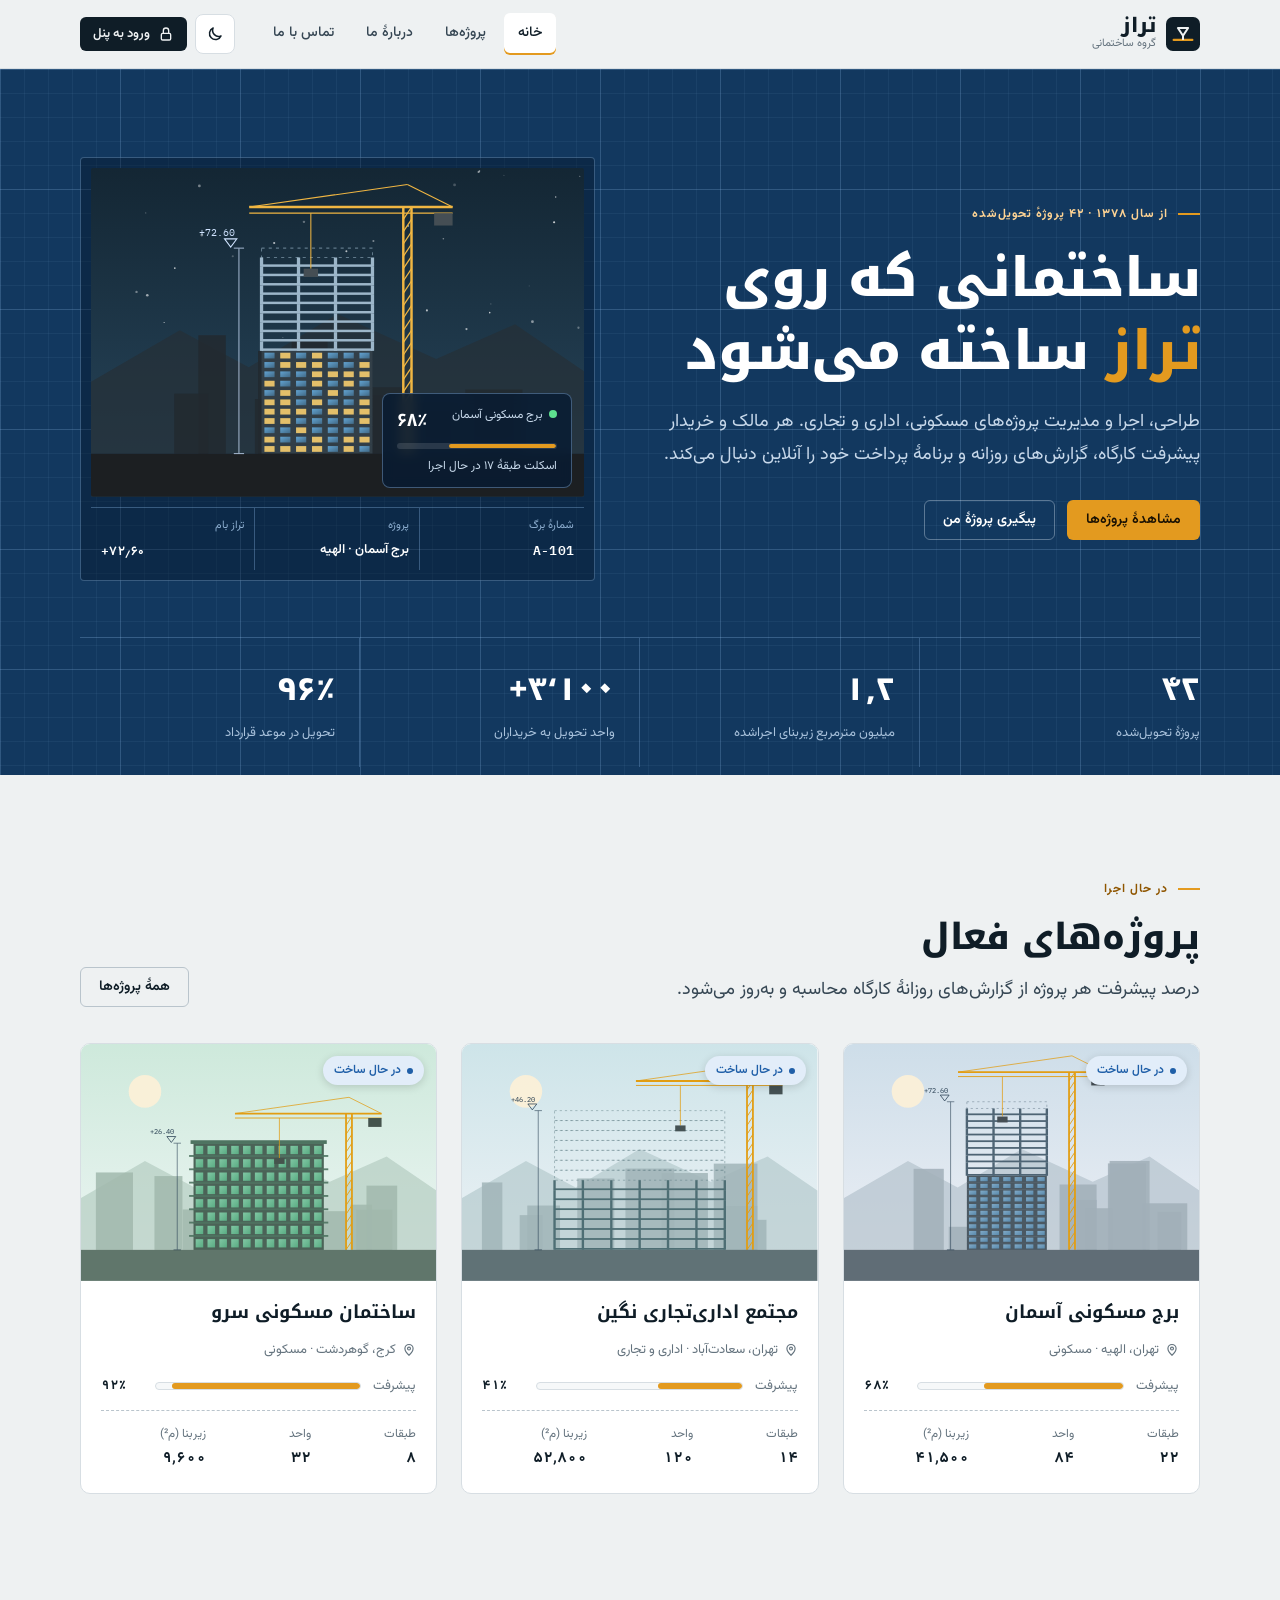
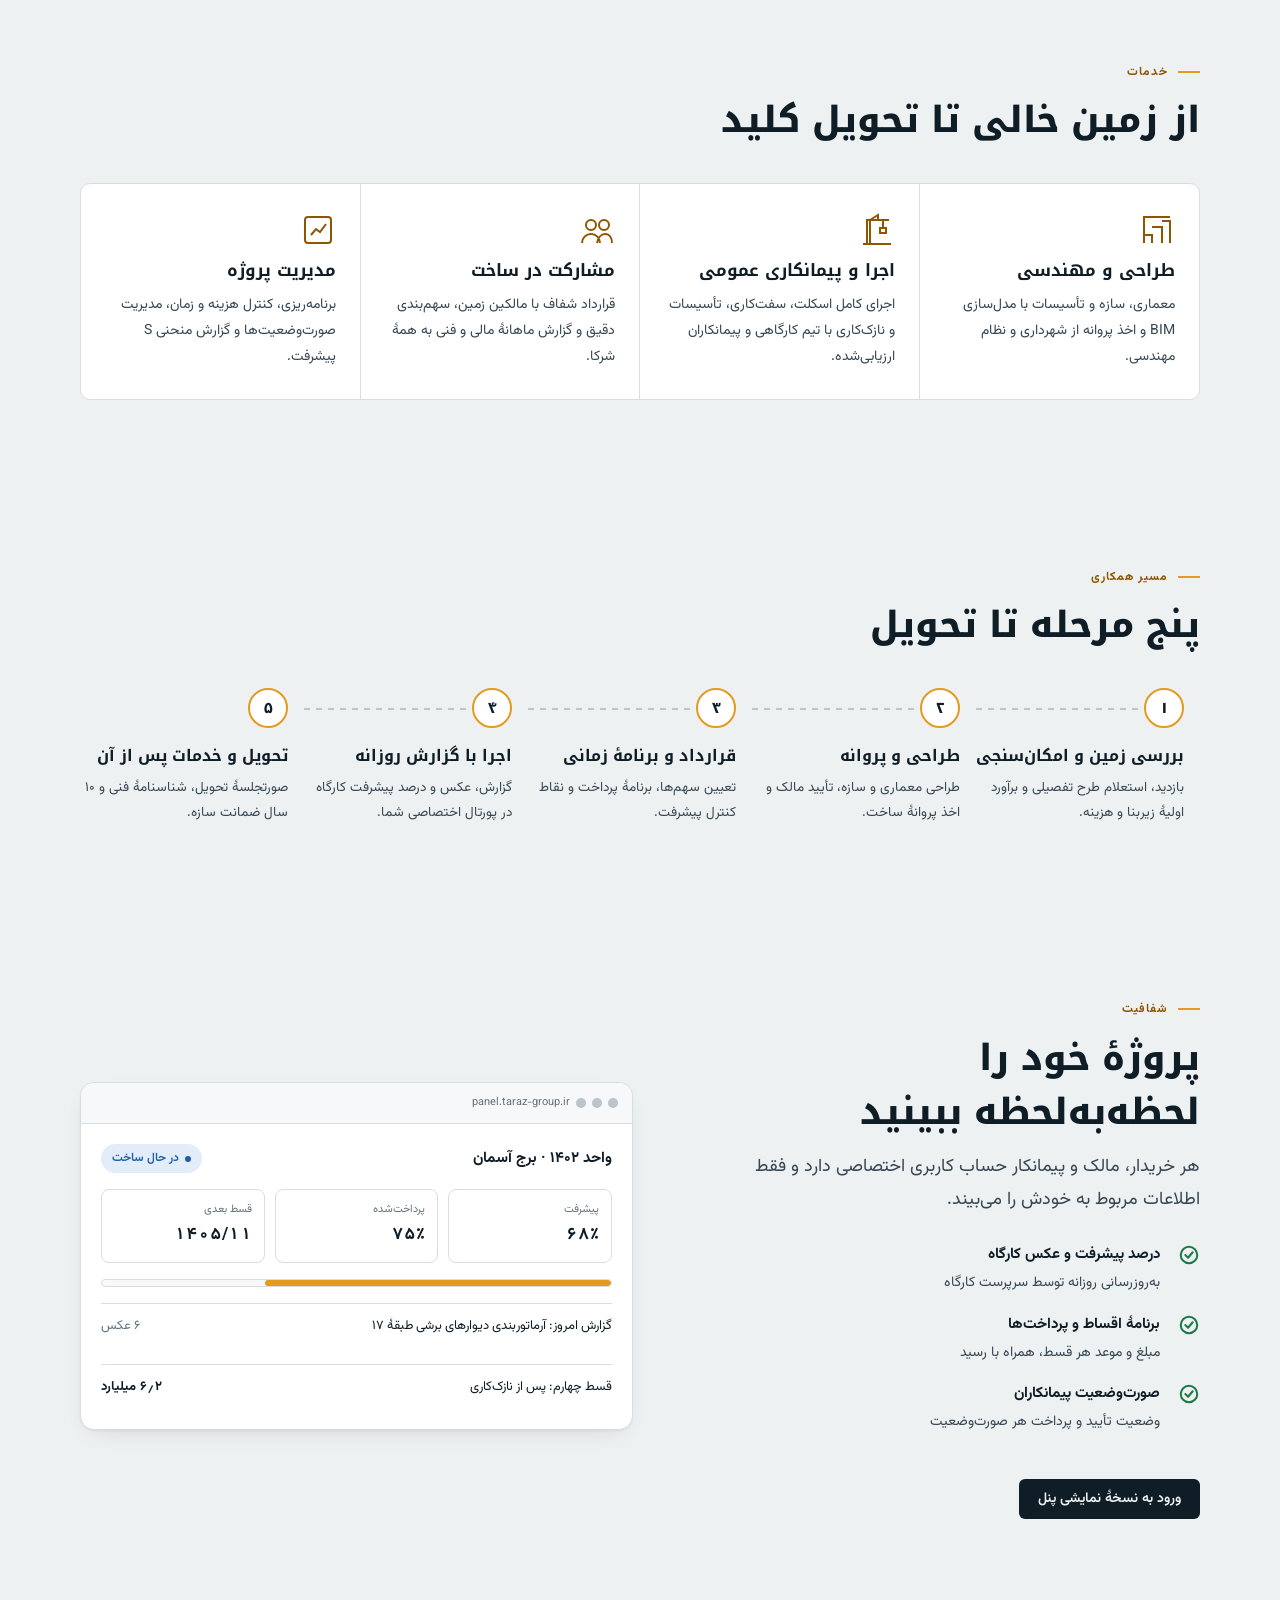
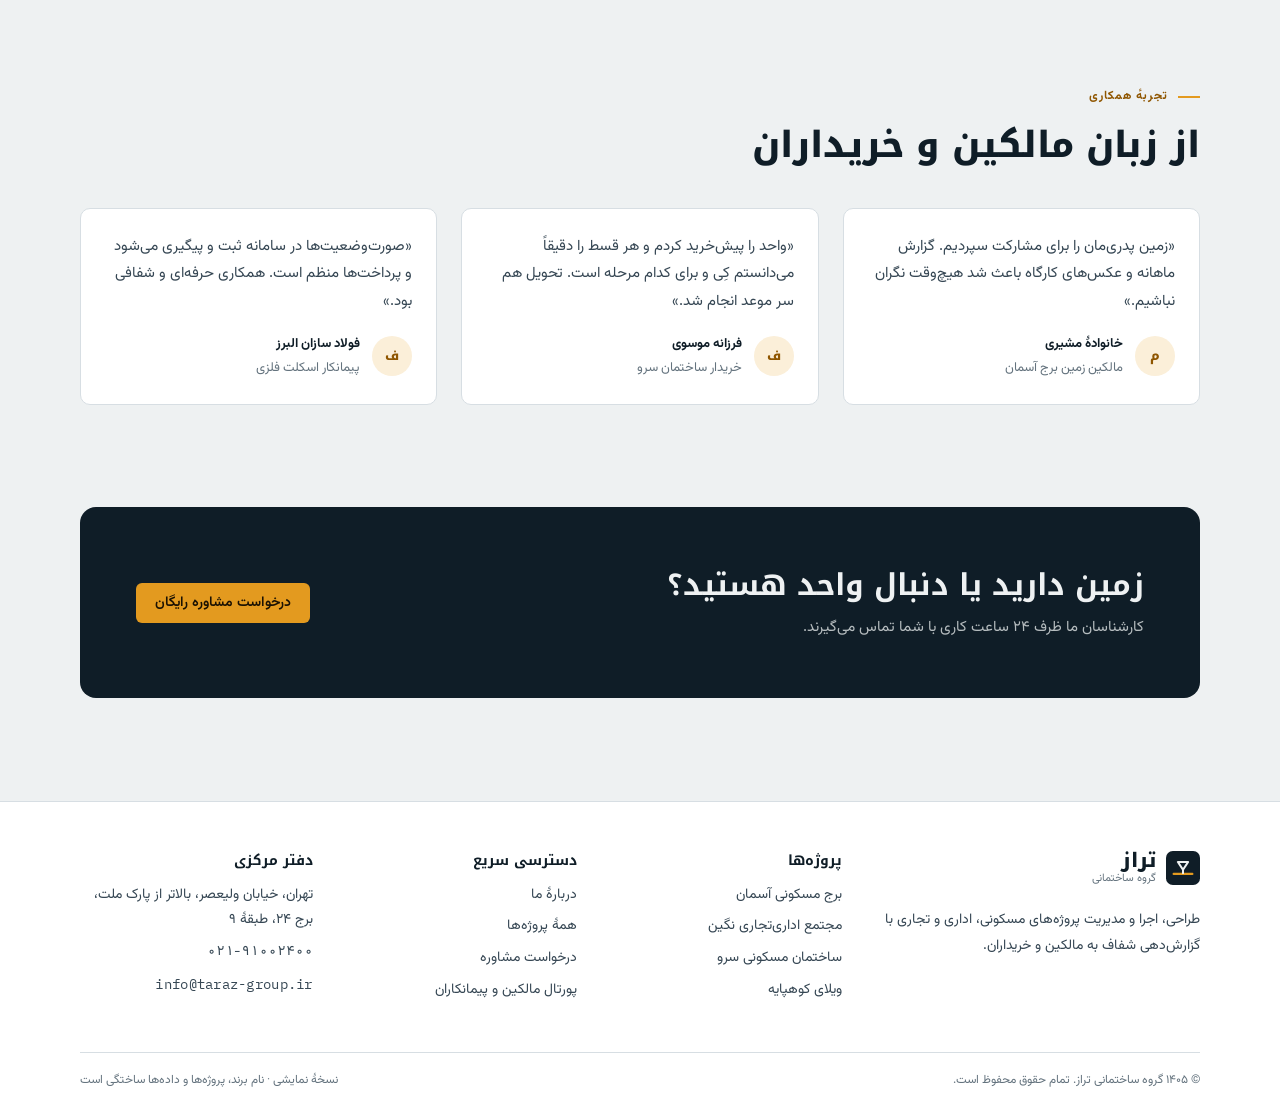
<file: index.html>
<!doctype html>
<html lang="fa" dir="rtl">
<head>
<meta charset="utf-8">
<meta name="viewport" content="width=device-width, initial-scale=1, viewport-fit=cover">
<title>گروه ساختمانی تراز</title>
<meta name="description" content="گروه ساختمانی تراز؛ طراحی، اجرا و مدیریت پروژه‌های مسکونی، اداری و تجاری با گزارش لحظه‌ای پیشرفت برای مالکین و خریداران.">
<meta property="og:type" content="website">
<meta property="og:title" content="گروه ساختمانی تراز">
<meta property="og:description" content="ساختمانی که روی تراز ساخته می‌شود. پروژه‌های در حال ساخت و تحویل‌شده.">
<meta property="og:locale" content="fa_IR">
<meta name="theme-color" content="#12385f">
<link rel="preconnect" href="https://fonts.googleapis.com">
<link rel="preconnect" href="https://fonts.gstatic.com" crossorigin>
<link rel="stylesheet" href="https://fonts.googleapis.com/css2?family=IBM+Plex+Mono:wght@400;500&family=Noto+Kufi+Arabic:wght@600;700;800&family=Vazirmatn:wght@400;500;600;700;800&display=swap">
<link rel="stylesheet" href="assets/css/base.css">
<link rel="stylesheet" href="assets/css/site.css">
<script type="application/ld+json">
{"@context":"https://schema.org","@type":"GeneralContractor","name":"گروه ساختمانی تراز","telephone":"+98-21-91002400","address":{"@type":"PostalAddress","addressLocality":"تهران","streetAddress":"خیابان ولیعصر، برج ۲۴، طبقهٔ ۹","addressCountry":"IR"},"foundingDate":"1999","areaServed":["تهران","کرج","شیراز","اصفهان","لواسان"]}
</script>
</head>
<body data-page="home">
<header id="site-header"></header>

<main>
  <section class="hero" aria-labelledby="hero-title">
    <div class="wrap hero-grid">
      <div class="reveal">
        <span class="eyebrow">از سال ۱۳۷۸ · ۴۲ پروژهٔ تحویل‌شده</span>
        <h1 class="h-display" id="hero-title" style="margin-top:16px">ساختمانی که روی <em>تراز</em> ساخته می‌شود</h1>
        <p class="lead">طراحی، اجرا و مدیریت پروژه‌های مسکونی، اداری و تجاری. هر مالک و خریدار پیشرفت کارگاه، گزارش‌های روزانه و برنامهٔ پرداخت خود را آنلاین دنبال می‌کند.</p>
        <div class="hero-ctas">
          <a class="btn btn-primary" href="projects.html">مشاهدهٔ پروژه‌ها</a>
          <a class="btn btn-ghost" href="panel/index.html">پیگیری پروژهٔ من</a>
        </div>
      </div>
      <figure class="hero-figure reveal reveal-2" style="margin:0">
        <div class="live-chip" aria-live="off">
          <div class="row"><span><i class="dot"></i>برج مسکونی آسمان</span><b id="hero-chip-v" class="num">۶۸٪</b></div>
          <div class="progress" id="hero-chip-bar" style="--v:68"><span></span></div>
          <div class="row"><span>اسکلت طبقهٔ ۱۷ در حال اجرا</span></div>
        </div>
        <div class="art" id="hero-art"></div>
        <figcaption class="title-block">
          <div><span>شمارهٔ برگ</span><b class="mono">A-101</b></div>
          <div><span>پروژه</span><b>برج آسمان · الهیه</b></div>
          <div><span>تراز بام</span><b class="mono" dir="ltr">+۷۲٫۶۰</b></div>
        </figcaption>
      </figure>
    </div>
    <div class="wrap">
      <div class="hero-stats">
        <div><b class="num">۴۲</b><span>پروژهٔ تحویل‌شده</span></div>
        <div><b class="num">۱٫۲</b><span>میلیون مترمربع زیربنای اجراشده</span></div>
        <div><b class="num">۳٬۱۰۰+</b><span>واحد تحویل به خریداران</span></div>
        <div><b class="num">۹۶٪</b><span>تحویل در موعد قرارداد</span></div>
      </div>
    </div>
  </section>

  <section class="section">
    <div class="wrap">
      <div class="section-head">
        <div><span class="eyebrow">در حال اجرا</span><h2 class="h-section">پروژه‌های فعال</h2><p class="lead">درصد پیشرفت هر پروژه از گزارش‌های روزانهٔ کارگاه محاسبه و به‌روز می‌شود.</p></div>
        <a class="btn btn-ghost" href="projects.html">همهٔ پروژه‌ها</a>
      </div>
      <div class="grid-projects" id="featured"></div>
    </div>
  </section>

  <section class="section-tight">
    <div class="wrap">
      <div class="section-head"><div><span class="eyebrow">خدمات</span><h2 class="h-section">از زمین خالی تا تحویل کلید</h2></div></div>
      <div class="services">
        <article class="service">
          <svg viewBox="0 0 36 36" fill="none" stroke="currentColor" stroke-width="2"><path d="M5 31V5h26"/><path d="M5 23h8v8M13 15h10v16M23 9h8v22"/></svg>
          <h3>طراحی و مهندسی</h3><p>معماری، سازه و تأسیسات با مدل‌سازی BIM و اخذ پروانه از شهرداری و نظام مهندسی.</p>
        </article>
        <article class="service">
          <svg viewBox="0 0 36 36" fill="none" stroke="currentColor" stroke-width="2"><path d="M8 32V8h3v24M8 8h22M11 8l8-5v5M24 8v8"/><rect x="21" y="16" width="6" height="5"/><path d="M4 32h28"/></svg>
          <h3>اجرا و پیمانکاری عمومی</h3><p>اجرای کامل اسکلت، سفت‌کاری، تأسیسات و نازک‌کاری با تیم کارگاهی و پیمانکاران ارزیابی‌شده.</p>
        </article>
        <article class="service">
          <svg viewBox="0 0 36 36" fill="none" stroke="currentColor" stroke-width="2"><circle cx="12" cy="13" r="5"/><circle cx="25" cy="13" r="5"/><path d="M3 31c0-5 4-9 9-9s9 4 9 9M18 31c1-5 4-9 8-9 4.5 0 7 4 7 9"/></svg>
          <h3>مشارکت در ساخت</h3><p>قرارداد شفاف با مالکین زمین، سهم‌بندی دقیق و گزارش ماهانهٔ مالی و فنی به همهٔ شرکا.</p>
        </article>
        <article class="service">
          <svg viewBox="0 0 36 36" fill="none" stroke="currentColor" stroke-width="2"><rect x="5" y="5" width="26" height="26" rx="3"/><path d="M11 23l5-6 4 3 6-8"/></svg>
          <h3>مدیریت پروژه</h3><p>برنامه‌ریزی، کنترل هزینه و زمان، مدیریت صورت‌وضعیت‌ها و گزارش منحنی S پیشرفت.</p>
        </article>
      </div>
    </div>
  </section>

  <section class="section">
    <div class="wrap">
      <div class="section-head"><div><span class="eyebrow">مسیر همکاری</span><h2 class="h-section">پنج مرحله تا تحویل</h2></div></div>
      <div class="steps">
        <div class="step"><h3>بررسی زمین و امکان‌سنجی</h3><p>بازدید، استعلام طرح تفصیلی و برآورد اولیهٔ زیربنا و هزینه.</p></div>
        <div class="step"><h3>طراحی و پروانه</h3><p>طراحی معماری و سازه، تأیید مالک و اخذ پروانهٔ ساخت.</p></div>
        <div class="step"><h3>قرارداد و برنامهٔ زمانی</h3><p>تعیین سهم‌ها، برنامهٔ پرداخت و نقاط کنترل پیشرفت.</p></div>
        <div class="step"><h3>اجرا با گزارش روزانه</h3><p>گزارش، عکس و درصد پیشرفت کارگاه در پورتال اختصاصی شما.</p></div>
        <div class="step"><h3>تحویل و خدمات پس از آن</h3><p>صورتجلسهٔ تحویل، شناسنامهٔ فنی و ۱۰ سال ضمانت سازه.</p></div>
      </div>
    </div>
  </section>

  <section class="section-tight">
    <div class="wrap portal-band">
      <div>
        <span class="eyebrow">شفافیت</span>
        <h2 class="h-section" style="margin-top:10px">پروژهٔ خود را لحظه‌به‌لحظه ببینید</h2>
        <p class="lead" style="margin-top:12px">هر خریدار، مالک و پیمانکار حساب کاربری اختصاصی دارد و فقط اطلاعات مربوط به خودش را می‌بیند.</p>
        <ul class="portal-list">
          <li><svg viewBox="0 0 24 24" fill="none" stroke="currentColor" stroke-width="2.2" stroke-linecap="round" stroke-linejoin="round"><circle cx="12" cy="12" r="9"/><path d="m8 12 3 3 5-6"/></svg><div><b>درصد پیشرفت و عکس کارگاه</b><span>به‌روزرسانی روزانه توسط سرپرست کارگاه</span></div></li>
          <li><svg viewBox="0 0 24 24" fill="none" stroke="currentColor" stroke-width="2.2" stroke-linecap="round" stroke-linejoin="round"><circle cx="12" cy="12" r="9"/><path d="m8 12 3 3 5-6"/></svg><div><b>برنامهٔ اقساط و پرداخت‌ها</b><span>مبلغ و موعد هر قسط، همراه با رسید</span></div></li>
          <li><svg viewBox="0 0 24 24" fill="none" stroke="currentColor" stroke-width="2.2" stroke-linecap="round" stroke-linejoin="round"><circle cx="12" cy="12" r="9"/><path d="m8 12 3 3 5-6"/></svg><div><b>صورت‌وضعیت پیمانکاران</b><span>وضعیت تأیید و پرداخت هر صورت‌وضعیت</span></div></li>
        </ul>
        <a class="btn btn-dark" href="panel/index.html" style="margin-top:28px">ورود به نسخهٔ نمایشی پنل</a>
      </div>
      <div class="mock" aria-hidden="true">
        <div class="mock-bar"><i></i><i></i><i></i><span>panel.taraz-group.ir</span></div>
        <div class="mock-body">
          <div style="display:flex;justify-content:space-between;align-items:center;gap:10px"><b>واحد ۱۴۰۲ · برج آسمان</b><span class="pill pill-info">در حال ساخت</span></div>
          <div class="mock-kpis"><div><span>پیشرفت</span><b>۶۸٪</b></div><div><span>پرداخت‌شده</span><b>۷۵٪</b></div><div><span>قسط بعدی</span><b>۱۴۰۵/۱۱</b></div></div>
          <div class="progress" style="--v:68"><span></span></div>
          <div class="mock-row"><span>گزارش امروز: آرماتوربندی دیوارهای برشی طبقهٔ ۱۷</span><span class="muted">۶ عکس</span></div>
          <div class="mock-row"><span>قسط چهارم: پس از نازک‌کاری</span><b class="num">۶٫۲ میلیارد</b></div>
        </div>
      </div>
    </div>
  </section>

  <section class="section">
    <div class="wrap">
      <div class="section-head"><div><span class="eyebrow">تجربهٔ همکاری</span><h2 class="h-section">از زبان مالکین و خریداران</h2></div></div>
      <div class="quotes">
        <figure class="quote" style="margin:0"><p>«زمین پدری‌مان را برای مشارکت سپردیم. گزارش ماهانه و عکس‌های کارگاه باعث شد هیچ‌وقت نگران نباشیم.»</p><footer><span class="avatar">م</span><div><b>خانوادهٔ مشیری</b><div class="muted">مالکین زمین برج آسمان</div></div></footer></figure>
        <figure class="quote" style="margin:0"><p>«واحد را پیش‌خرید کردم و هر قسط را دقیقاً می‌دانستم کِی و برای کدام مرحله است. تحویل هم سر موعد انجام شد.»</p><footer><span class="avatar">ف</span><div><b>فرزانه موسوی</b><div class="muted">خریدار ساختمان سرو</div></div></footer></figure>
        <figure class="quote" style="margin:0"><p>«صورت‌وضعیت‌ها در سامانه ثبت و پیگیری می‌شود و پرداخت‌ها منظم است. همکاری حرفه‌ای و شفافی بود.»</p><footer><span class="avatar">ف</span><div><b>فولاد سازان البرز</b><div class="muted">پیمانکار اسکلت فلزی</div></div></footer></figure>
      </div>
    </div>
  </section>

  <section>
    <div class="wrap">
      <div class="cta-band">
        <div><h2>زمین دارید یا دنبال واحد هستید؟</h2><p>کارشناسان ما ظرف ۲۴ ساعت کاری با شما تماس می‌گیرند.</p></div>
        <a class="btn btn-primary" href="contact.html">درخواست مشاوره رایگان</a>
      </div>
    </div>
  </section>
</main>

<footer id="site-footer"></footer>
<script src="assets/js/data.js"></script>
<script src="assets/js/art.js"></script>
<script src="assets/js/site.js"></script>
</body>
</html>
</file>
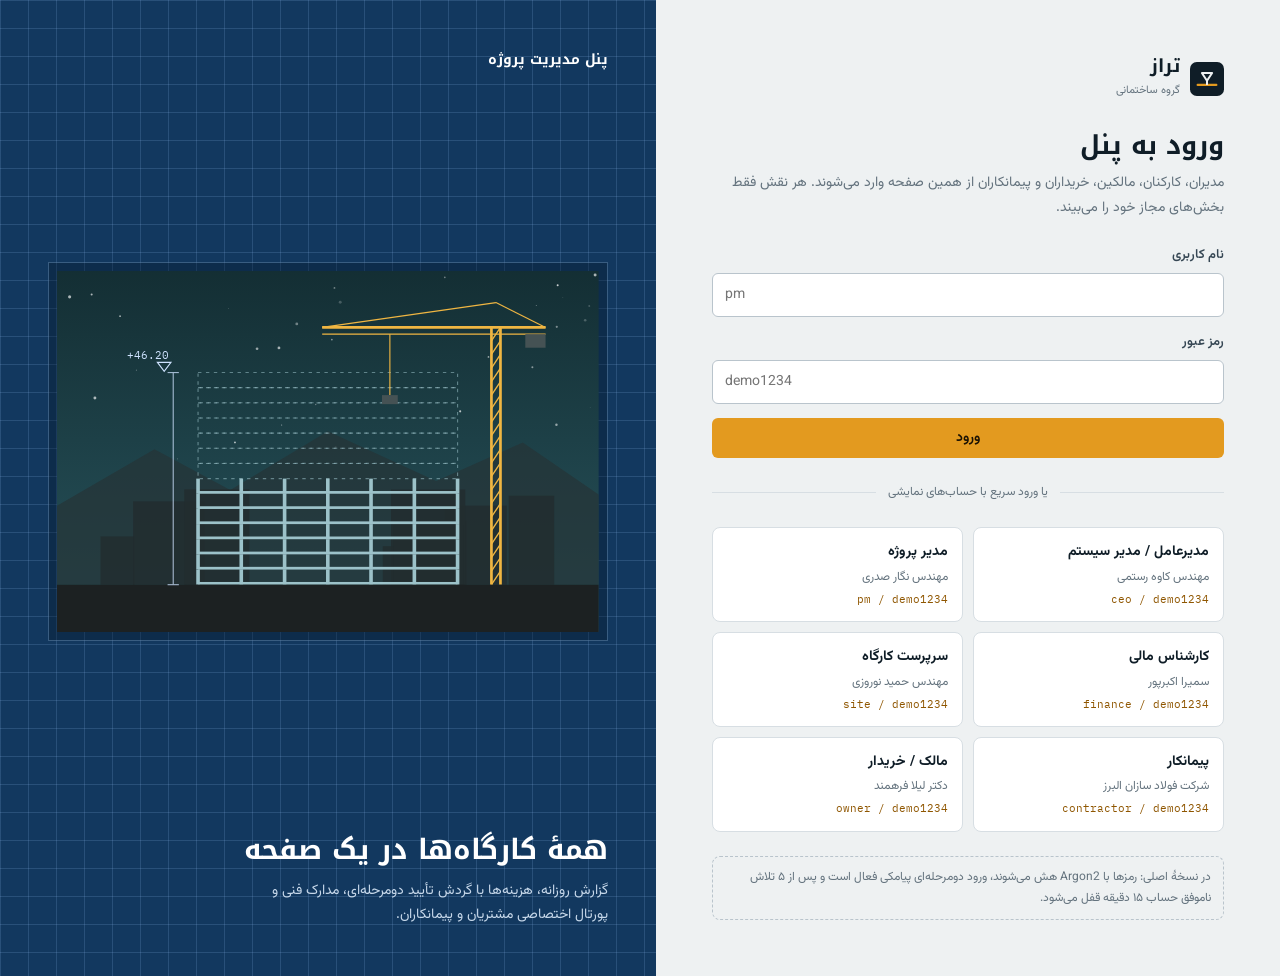
<file: panel/index.html>
<!doctype html>
<html lang="fa" dir="rtl">
<head>
<meta charset="utf-8">
<meta name="viewport" content="width=device-width, initial-scale=1, viewport-fit=cover">
<title>پنل مدیریت تراز</title>
<meta name="robots" content="noindex, nofollow">
<meta name="theme-color" content="#12385f">
<link rel="preconnect" href="https://fonts.googleapis.com">
<link rel="preconnect" href="https://fonts.gstatic.com" crossorigin>
<link rel="stylesheet" href="https://fonts.googleapis.com/css2?family=IBM+Plex+Mono:wght@400;500&family=Noto+Kufi+Arabic:wght@600;700;800&family=Vazirmatn:wght@400;500;600;700;800&display=swap">
<link rel="stylesheet" href="../assets/css/base.css">
<link rel="stylesheet" href="../assets/css/panel.css">
</head>
<body class="panel">
<div id="root"></div>
<script src="../assets/js/data.js"></script>
<script src="../assets/js/art.js"></script>
<script src="../assets/js/panel.js"></script>
</body>
</html>
</file>
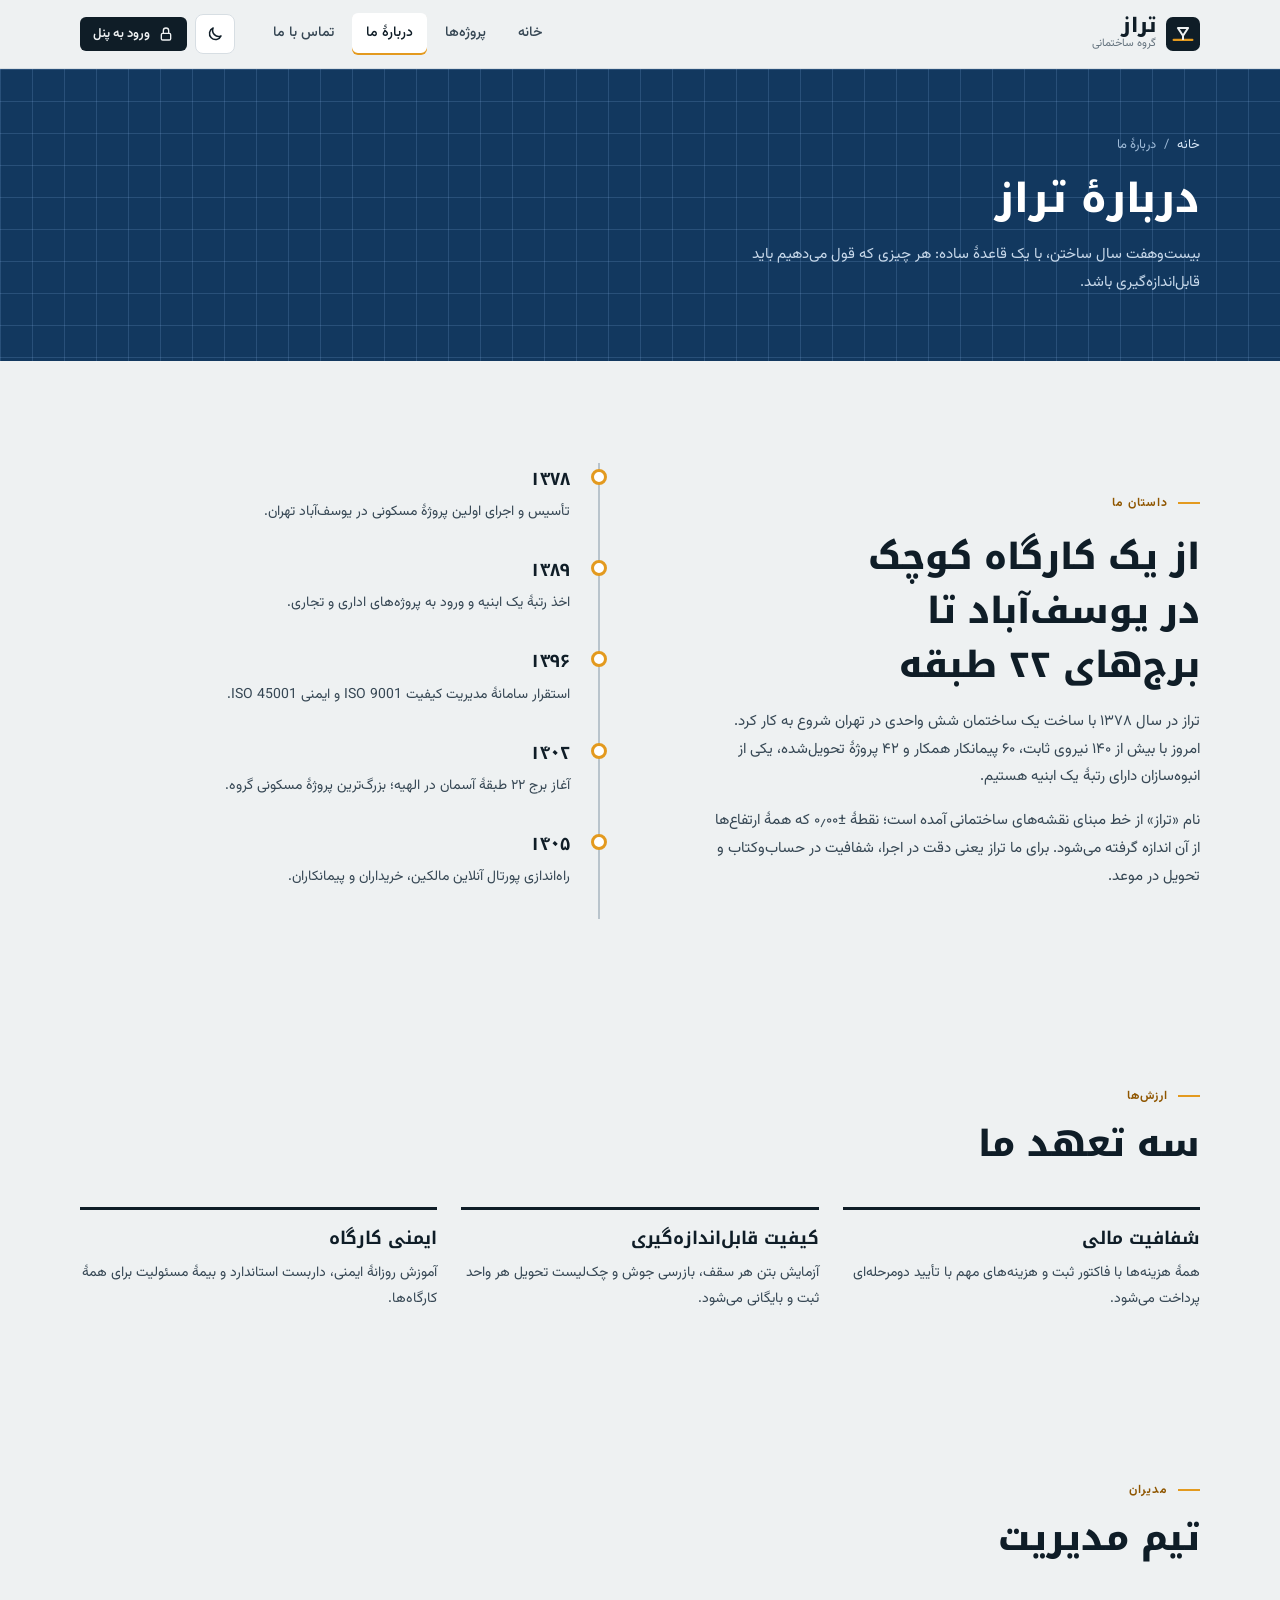
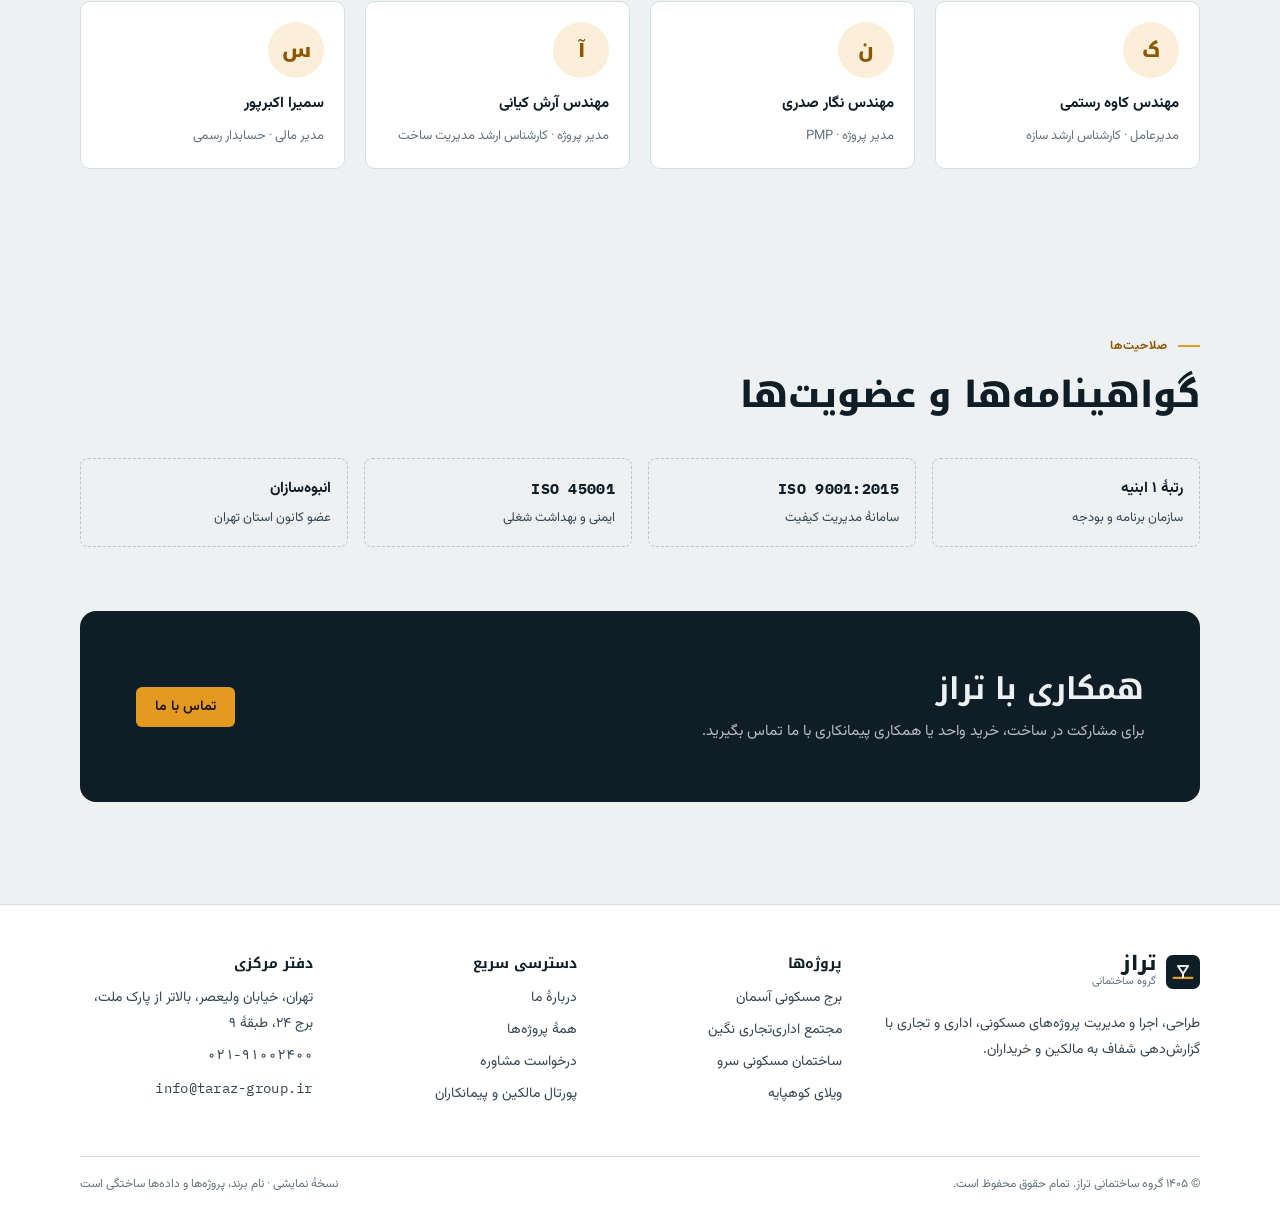
<file: about.html>
<!doctype html>
<html lang="fa" dir="rtl">
<head>
<meta charset="utf-8">
<meta name="viewport" content="width=device-width, initial-scale=1, viewport-fit=cover">
<title>دربارهٔ ما | گروه ساختمانی تراز</title>
<meta name="description" content="تاریخچه، ارزش‌ها، مدیران و گواهینامه‌های گروه ساختمانی تراز.">
<meta property="og:title" content="دربارهٔ ما | گروه ساختمانی تراز">
<meta property="og:description" content="تاریخچه، ارزش‌ها، مدیران و گواهینامه‌های گروه ساختمانی تراز.">
<meta property="og:locale" content="fa_IR">
<meta name="theme-color" content="#12385f">
<link rel="preconnect" href="https://fonts.googleapis.com">
<link rel="preconnect" href="https://fonts.gstatic.com" crossorigin>
<link rel="stylesheet" href="https://fonts.googleapis.com/css2?family=IBM+Plex+Mono:wght@400;500&family=Noto+Kufi+Arabic:wght@600;700;800&family=Vazirmatn:wght@400;500;600;700;800&display=swap">
<link rel="stylesheet" href="assets/css/base.css">
<link rel="stylesheet" href="assets/css/site.css">
</head>
<body data-page="about">
<header id="site-header"></header>

<main>
  <section class="page-head">
    <div class="wrap">
      <nav class="crumbs" aria-label="مسیر"><a href="index.html">خانه</a><span>/</span><span>دربارهٔ ما</span></nav>
      <h1>دربارهٔ تراز</h1>
      <p>بیست‌وهفت سال ساختن، با یک قاعدهٔ ساده: هر چیزی که قول می‌دهیم باید قابل‌اندازه‌گیری باشد.</p>
    </div>
  </section>
  <section class="section">
    <div class="wrap about-intro">
      <div class="prose">
        <span class="eyebrow">داستان ما</span>
        <h2 class="h-section">از یک کارگاه کوچک در یوسف‌آباد تا برج‌های ۲۲ طبقه</h2>
        <p>تراز در سال ۱۳۷۸ با ساخت یک ساختمان شش واحدی در تهران شروع به کار کرد. امروز با بیش از ۱۴۰ نیروی ثابت، ۶۰ پیمانکار همکار و ۴۲ پروژهٔ تحویل‌شده، یکی از انبوه‌سازان دارای رتبهٔ یک ابنیه هستیم.</p>
        <p>نام «تراز» از خط مبنای نقشه‌های ساختمانی آمده است؛ نقطهٔ ±۰٫۰۰ که همهٔ ارتفاع‌ها از آن اندازه گرفته می‌شود. برای ما تراز یعنی دقت در اجرا، شفافیت در حساب‌وکتاب و تحویل در موعد.</p>
      </div>
      <div class="timeline">
        <div class="tl"><b class="num">۱۳۷۸</b><p>تأسیس و اجرای اولین پروژهٔ مسکونی در یوسف‌آباد تهران.</p></div>
        <div class="tl"><b class="num">۱۳۸۹</b><p>اخذ رتبهٔ یک ابنیه و ورود به پروژه‌های اداری و تجاری.</p></div>
        <div class="tl"><b class="num">۱۳۹۶</b><p>استقرار سامانهٔ مدیریت کیفیت ISO 9001 و ایمنی ISO 45001.</p></div>
        <div class="tl"><b class="num">۱۴۰۲</b><p>آغاز برج ۲۲ طبقهٔ آسمان در الهیه؛ بزرگ‌ترین پروژهٔ مسکونی گروه.</p></div>
        <div class="tl"><b class="num">۱۴۰۵</b><p>راه‌اندازی پورتال آنلاین مالکین، خریداران و پیمانکاران.</p></div>
      </div>
    </div>
  </section>
  <section class="section-tight">
    <div class="wrap">
      <div class="section-head"><div><span class="eyebrow">ارزش‌ها</span><h2 class="h-section">سه تعهد ما</h2></div></div>
      <div class="values">
        <div class="value"><h3>شفافیت مالی</h3><p>همهٔ هزینه‌ها با فاکتور ثبت و هزینه‌های مهم با تأیید دومرحله‌ای پرداخت می‌شود.</p></div>
        <div class="value"><h3>کیفیت قابل‌اندازه‌گیری</h3><p>آزمایش بتن هر سقف، بازرسی جوش و چک‌لیست تحویل هر واحد ثبت و بایگانی می‌شود.</p></div>
        <div class="value"><h3>ایمنی کارگاه</h3><p>آموزش روزانهٔ ایمنی، داربست استاندارد و بیمهٔ مسئولیت برای همهٔ کارگاه‌ها.</p></div>
      </div>
    </div>
  </section>
  <section class="section">
    <div class="wrap">
      <div class="section-head"><div><span class="eyebrow">مدیران</span><h2 class="h-section">تیم مدیریت</h2></div></div>
      <div class="team">
        <div class="member"><span class="avatar">ک</span><b>مهندس کاوه رستمی</b><small>مدیرعامل · کارشناس ارشد سازه</small></div>
        <div class="member"><span class="avatar">ن</span><b>مهندس نگار صدری</b><small>مدیر پروژه · PMP</small></div>
        <div class="member"><span class="avatar">آ</span><b>مهندس آرش کیانی</b><small>مدیر پروژه · کارشناس ارشد مدیریت ساخت</small></div>
        <div class="member"><span class="avatar">س</span><b>سمیرا اکبرپور</b><small>مدیر مالی · حسابدار رسمی</small></div>
      </div>
    </div>
  </section>
  <section class="section-tight">
    <div class="wrap">
      <div class="section-head"><div><span class="eyebrow">صلاحیت‌ها</span><h2 class="h-section">گواهینامه‌ها و عضویت‌ها</h2></div></div>
      <div class="certs">
        <div class="cert"><b>رتبهٔ ۱ ابنیه</b>سازمان برنامه و بودجه</div>
        <div class="cert"><b class="mono">ISO 9001:2015</b>سامانهٔ مدیریت کیفیت</div>
        <div class="cert"><b class="mono">ISO 45001</b>ایمنی و بهداشت شغلی</div>
        <div class="cert"><b>انبوه‌سازان</b>عضو کانون استان تهران</div>
      </div>
    </div>
  </section>
  <section>
    <div class="wrap"><div class="cta-band"><div><h2>همکاری با تراز</h2><p>برای مشارکت در ساخت، خرید واحد یا همکاری پیمانکاری با ما تماس بگیرید.</p></div><a class="btn btn-primary" href="contact.html">تماس با ما</a></div></div>
  </section>
</main>
<footer id="site-footer"></footer>
<script src="assets/js/data.js"></script>
<script src="assets/js/art.js"></script>
<script src="assets/js/site.js"></script>
</body>
</html>
</file>
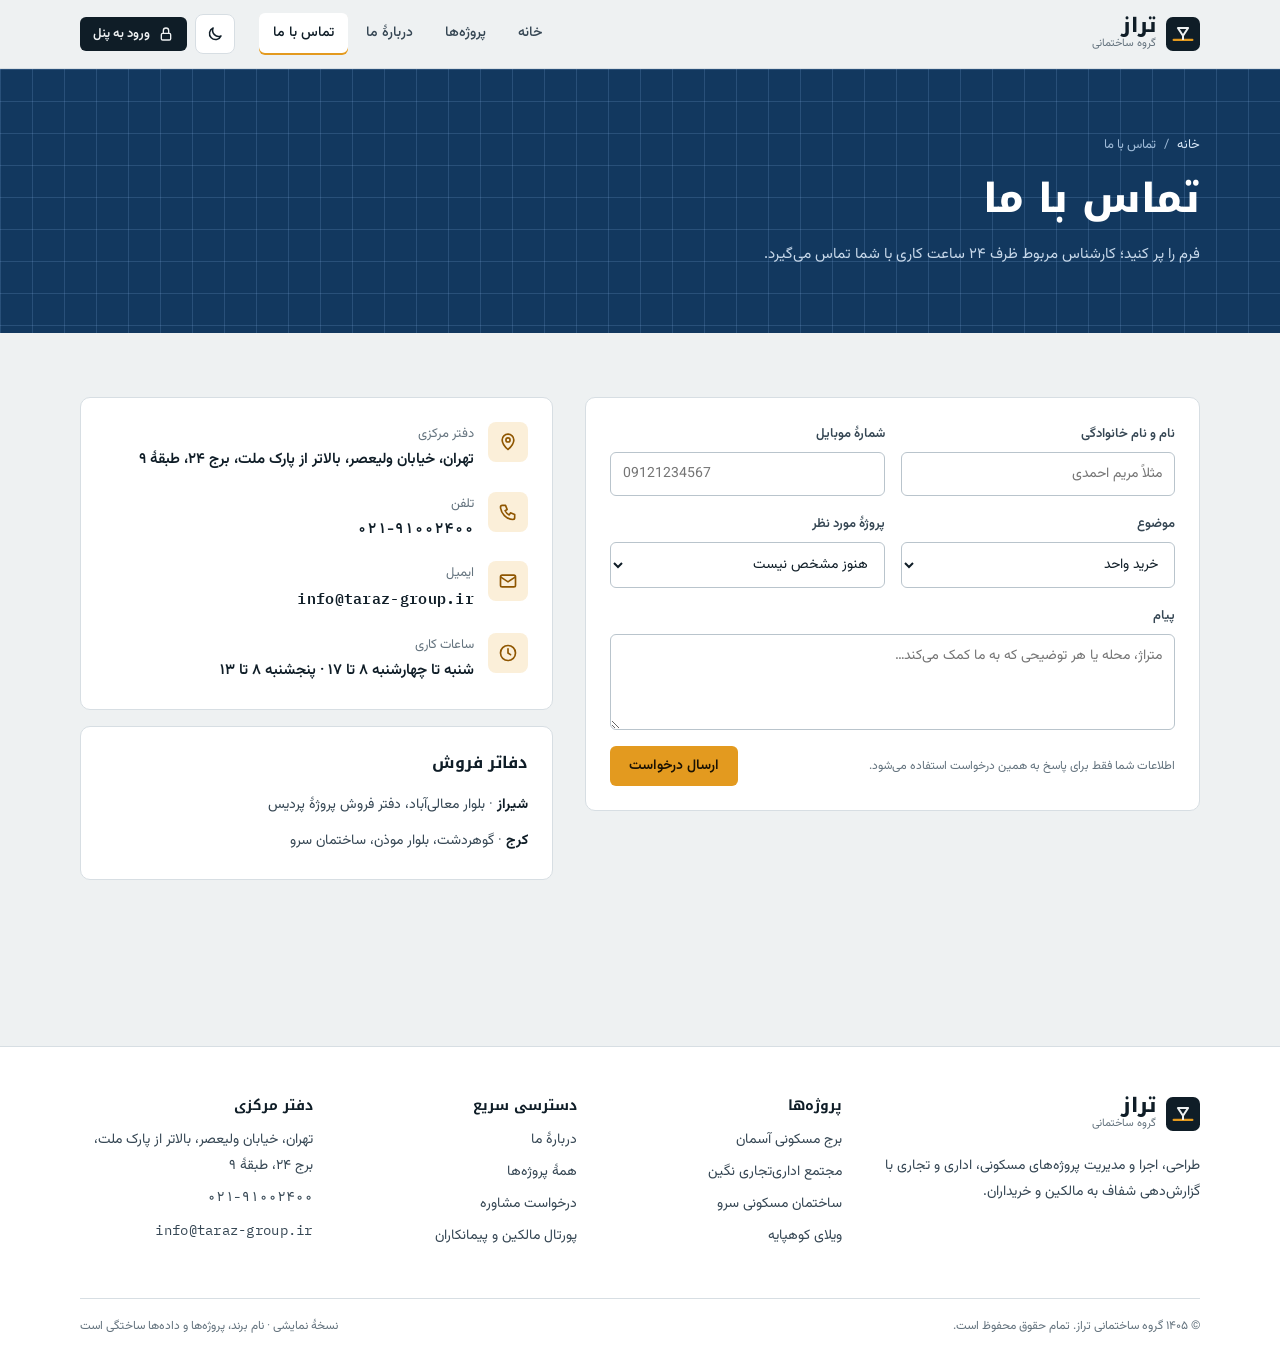
<file: contact.html>
<!doctype html>
<html lang="fa" dir="rtl">
<head>
<meta charset="utf-8">
<meta name="viewport" content="width=device-width, initial-scale=1, viewport-fit=cover">
<title>تماس با ما | گروه ساختمانی تراز</title>
<meta name="description" content="درخواست مشاوره برای مشارکت در ساخت، خرید واحد یا همکاری پیمانکاری با گروه ساختمانی تراز.">
<meta property="og:title" content="تماس با ما | گروه ساختمانی تراز">
<meta property="og:description" content="درخواست مشاوره برای مشارکت در ساخت، خرید واحد یا همکاری پیمانکاری با گروه ساختمانی تراز.">
<meta property="og:locale" content="fa_IR">
<meta name="theme-color" content="#12385f">
<link rel="preconnect" href="https://fonts.googleapis.com">
<link rel="preconnect" href="https://fonts.gstatic.com" crossorigin>
<link rel="stylesheet" href="https://fonts.googleapis.com/css2?family=IBM+Plex+Mono:wght@400;500&family=Noto+Kufi+Arabic:wght@600;700;800&family=Vazirmatn:wght@400;500;600;700;800&display=swap">
<link rel="stylesheet" href="assets/css/base.css">
<link rel="stylesheet" href="assets/css/site.css">
</head>
<body data-page="contact">
<header id="site-header"></header>

<main>
  <section class="page-head">
    <div class="wrap">
      <nav class="crumbs" aria-label="مسیر"><a href="index.html">خانه</a><span>/</span><span>تماس با ما</span></nav>
      <h1>تماس با ما</h1>
      <p>فرم را پر کنید؛ کارشناس مربوط ظرف ۲۴ ساعت کاری با شما تماس می‌گیرد.</p>
    </div>
  </section>
  <section class="section-tight">
    <div class="wrap contact-grid">
      <div class="panel-card">
        <form id="contact-form" novalidate>
          <div class="form-grid">
            <label class="field"><span>نام و نام خانوادگی</span><input class="input" id="c-name" autocomplete="name" placeholder="مثلاً مریم احمدی"></label>
            <label class="field"><span>شمارهٔ موبایل</span><input class="input ltr" id="c-phone" inputmode="tel" autocomplete="tel" placeholder="09121234567"></label>
            <label class="field"><span>موضوع</span>
              <select class="select" id="c-topic"><option>خرید واحد</option><option>مشارکت در ساخت</option><option>همکاری پیمانکاری</option><option>خدمات پس از تحویل</option><option>سایر</option></select></label>
            <label class="field"><span>پروژهٔ مورد نظر</span>
              <select class="select" id="c-project"><option>هنوز مشخص نیست</option><option>برج مسکونی آسمان</option><option>مجتمع اداری‌تجاری نگین</option><option>مجتمع مسکونی پردیس</option></select></label>
            <label class="field full"><span>پیام</span><textarea class="textarea" id="c-msg" placeholder="متراژ، محله یا هر توضیحی که به ما کمک می‌کند…"></textarea></label>
            <div class="full" style="display:flex;justify-content:space-between;align-items:center;gap:12px;flex-wrap:wrap">
              <span class="muted" style="font-size:12px">اطلاعات شما فقط برای پاسخ به همین درخواست استفاده می‌شود.</span>
              <button class="btn btn-primary" type="submit">ارسال درخواست</button>
            </div>
          </div>
        </form>
        <div class="success" id="contact-done" hidden>
          <svg width="32" height="32" viewBox="0 0 24 24" fill="none" stroke="currentColor" stroke-width="2.2" stroke-linecap="round" stroke-linejoin="round"><circle cx="12" cy="12" r="9"/><path d="m8 12 3 3 5-6"/></svg>
          <b><span id="contact-done-name"></span>، درخواست شما ثبت شد.</b>
          <p>کد پیگیری: <b class="mono" id="contact-done-code"></b> — همکاران ما به‌زودی تماس می‌گیرند. (نسخهٔ نمایشی: پیام به جایی ارسال نمی‌شود.)</p>
          <button class="btn btn-ghost btn-sm" type="button" id="contact-again">ثبت درخواست دیگر</button>
        </div>
      </div>
      <aside class="contact-info">
        <div class="panel-card">
          <div class="contact-item"><span class="ic"><svg viewBox="0 0 24 24" fill="none" stroke="currentColor" stroke-width="2"><path d="M12 21s-7-6.2-7-11.5A7 7 0 0 1 19 9.5C19 14.8 12 21 12 21z"/><circle cx="12" cy="9.5" r="2.5"/></svg></span><div><span>دفتر مرکزی</span><b>تهران، خیابان ولیعصر، بالاتر از پارک ملت، برج ۲۴، طبقهٔ ۹</b></div></div>
          <div class="contact-item"><span class="ic"><svg viewBox="0 0 24 24" fill="none" stroke="currentColor" stroke-width="2" stroke-linejoin="round"><path d="M5 4h4l2 5-2.5 1.5a11 11 0 0 0 5 5L15 13l5 2v4a2 2 0 0 1-2 2A16 16 0 0 1 3 6a2 2 0 0 1 2-2"/></svg></span><div><span>تلفن</span><b class="num">۰۲۱-۹۱۰۰۲۴۰۰</b></div></div>
          <div class="contact-item"><span class="ic"><svg viewBox="0 0 24 24" fill="none" stroke="currentColor" stroke-width="2"><rect x="3" y="5" width="18" height="14" rx="2"/><path d="m3 7 9 6 9-6"/></svg></span><div><span>ایمیل</span><b class="mono" dir="ltr">info@taraz-group.ir</b></div></div>
          <div class="contact-item"><span class="ic"><svg viewBox="0 0 24 24" fill="none" stroke="currentColor" stroke-width="2" stroke-linecap="round"><circle cx="12" cy="12" r="9"/><path d="M12 7v5l3 2"/></svg></span><div><span>ساعات کاری</span><b>شنبه تا چهارشنبه ۸ تا ۱۷ · پنجشنبه ۸ تا ۱۳</b></div></div>
        </div>
        <div class="panel-card">
          <h2 style="font-size:16px">دفاتر فروش</h2>
          <div style="display:grid;gap:10px;font-size:14px;color:var(--ink-2)">
            <div><b style="color:var(--ink)">شیراز</b> · بلوار معالی‌آباد، دفتر فروش پروژهٔ پردیس</div>
            <div><b style="color:var(--ink)">کرج</b> · گوهردشت، بلوار موذن، ساختمان سرو</div>
          </div>
        </div>
      </aside>
    </div>
  </section>
</main>
<footer id="site-footer"></footer>
<script src="assets/js/data.js"></script>
<script src="assets/js/art.js"></script>
<script src="assets/js/site.js"></script>
</body>
</html>
</file>
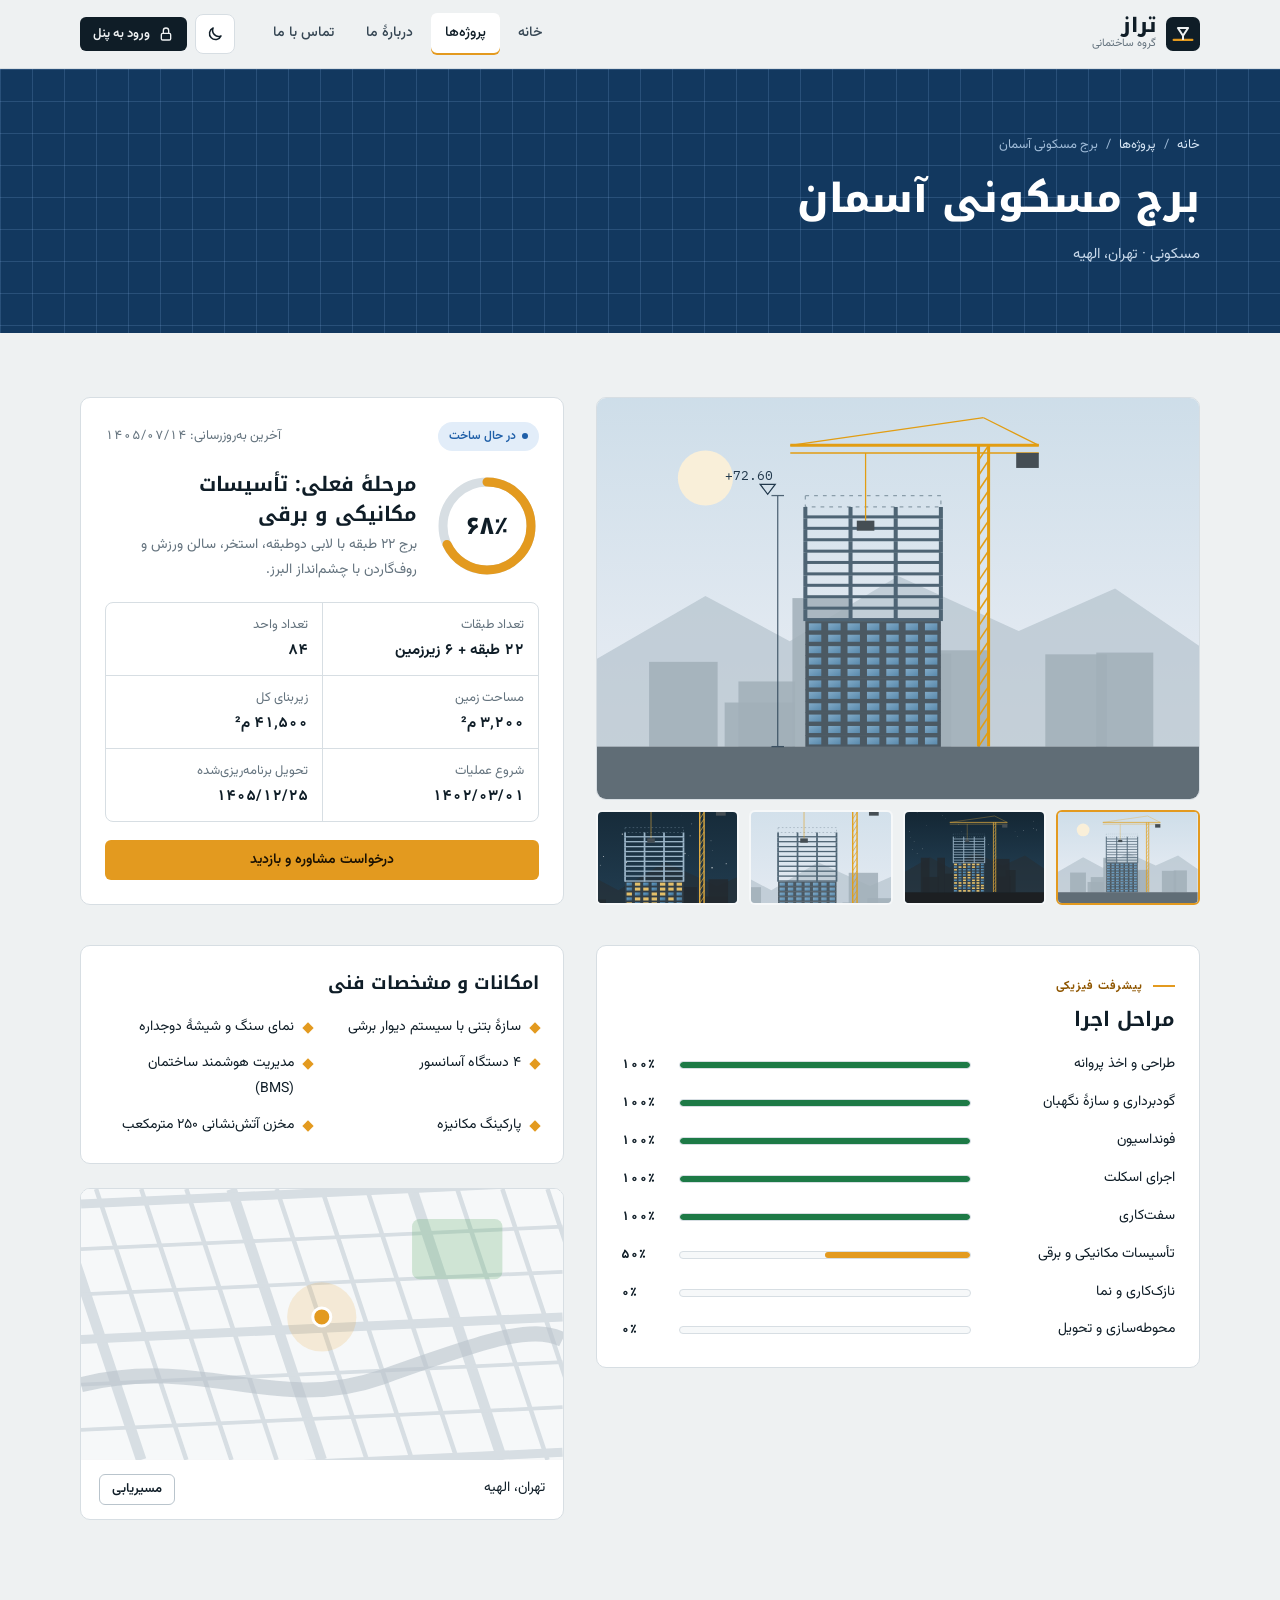
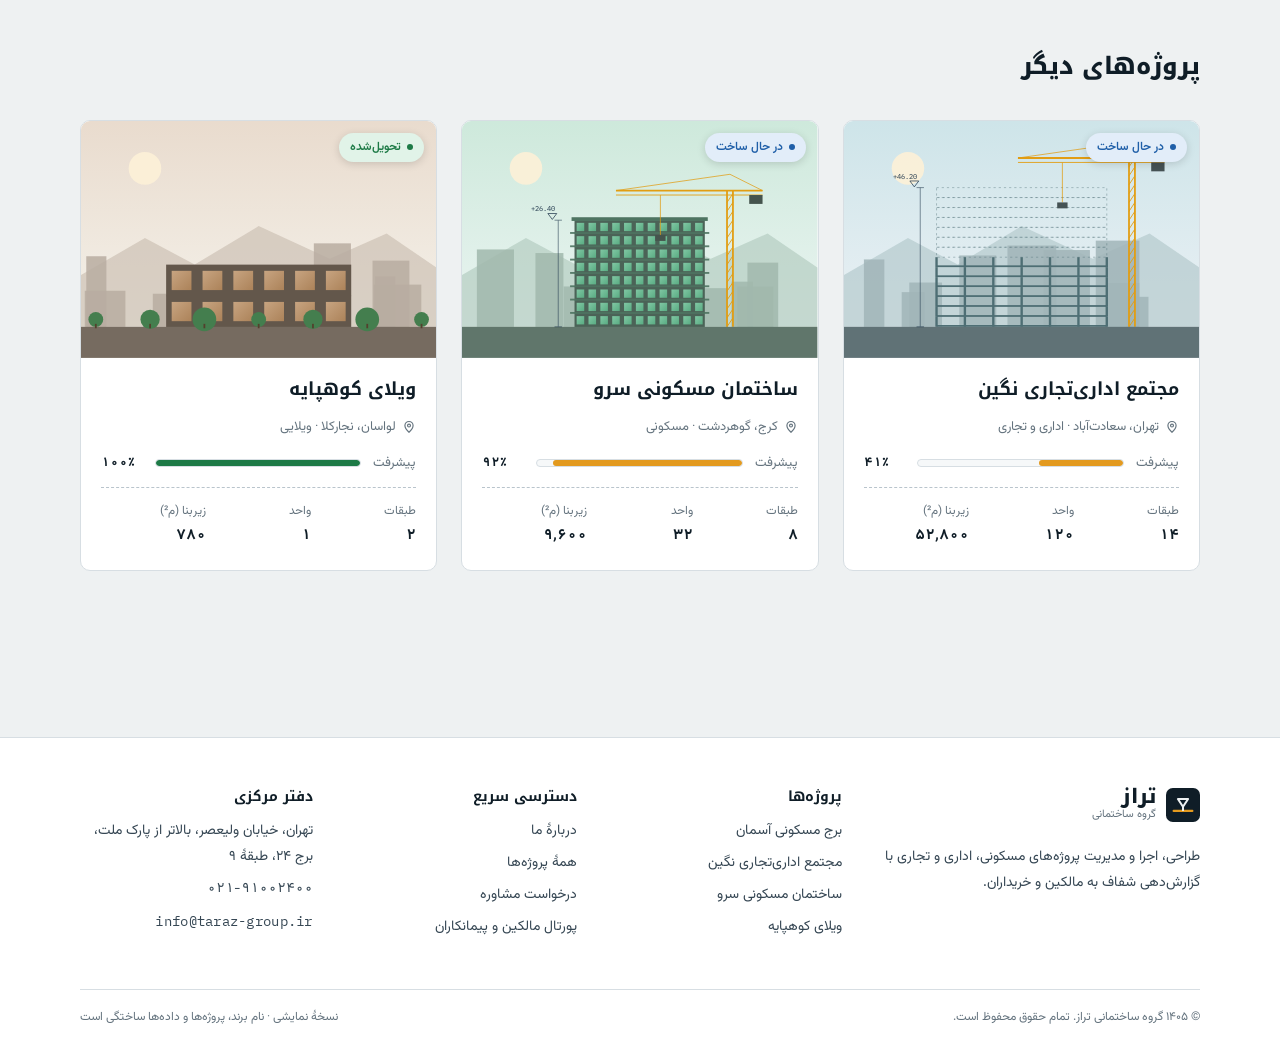
<file: project.html>
<!doctype html>
<html lang="fa" dir="rtl">
<head>
<meta charset="utf-8">
<meta name="viewport" content="width=device-width, initial-scale=1, viewport-fit=cover">
<title>جزئیات پروژه | گروه ساختمانی تراز</title>
<meta name="description" content="مشخصات فنی، درصد پیشرفت مراحل اجرا، تصاویر و موقعیت پروژه.">
<meta property="og:title" content="جزئیات پروژه | گروه ساختمانی تراز">
<meta property="og:description" content="مشخصات فنی، درصد پیشرفت مراحل اجرا، تصاویر و موقعیت پروژه.">
<meta property="og:locale" content="fa_IR">
<meta name="theme-color" content="#12385f">
<link rel="preconnect" href="https://fonts.googleapis.com">
<link rel="preconnect" href="https://fonts.gstatic.com" crossorigin>
<link rel="stylesheet" href="https://fonts.googleapis.com/css2?family=IBM+Plex+Mono:wght@400;500&family=Noto+Kufi+Arabic:wght@600;700;800&family=Vazirmatn:wght@400;500;600;700;800&display=swap">
<link rel="stylesheet" href="assets/css/base.css">
<link rel="stylesheet" href="assets/css/site.css">
</head>
<body data-page="project">
<header id="site-header"></header>

<main>
  <section class="page-head">
    <div class="wrap">
      <nav class="crumbs" aria-label="مسیر"><a href="index.html">خانه</a><span>/</span><a href="projects.html">پروژه‌ها</a><span>/</span><span id="p-crumb"></span></nav>
      <h1 id="p-name">پروژه</h1>
      <p id="p-sub"></p>
    </div>
  </section>
  <section class="section-tight">
    <div class="wrap">
      <div class="detail-hero">
        <div>
          <div class="gallery-main" id="g-main"></div>
          <div class="thumbs" id="g-thumbs"></div>
        </div>
        <aside class="panel-card" id="p-summary"></aside>
      </div>
      <div class="two-col">
        <div class="panel-card">
          <div><span class="eyebrow">پیشرفت فیزیکی</span><h2 style="font-size:20px;margin-top:6px">مراحل اجرا</h2></div>
          <div class="phases" id="p-phases"></div>
        </div>
        <div style="display:grid;gap:24px">
          <div class="panel-card"><h2 style="font-size:18px">امکانات و مشخصات فنی</h2><ul class="feature-list" id="p-features"></ul></div>
          <div class="map-card"><div class="map" id="p-map"></div><div class="info"><span id="p-addr"></span><a class="btn btn-ghost btn-sm" id="p-maplink" href="#" target="_blank" rel="noopener">مسیریابی</a></div></div>
        </div>
      </div>
    </div>
  </section>
  <section class="section-tight">
    <div class="wrap">
      <div class="section-head"><div><h2 class="h-section" style="font-size:24px">پروژه‌های دیگر</h2></div></div>
      <div class="grid-projects" id="p-more"></div>
    </div>
  </section>
</main>
<footer id="site-footer"></footer>
<script src="assets/js/data.js"></script>
<script src="assets/js/art.js"></script>
<script src="assets/js/site.js"></script>
</body>
</html>
</file>
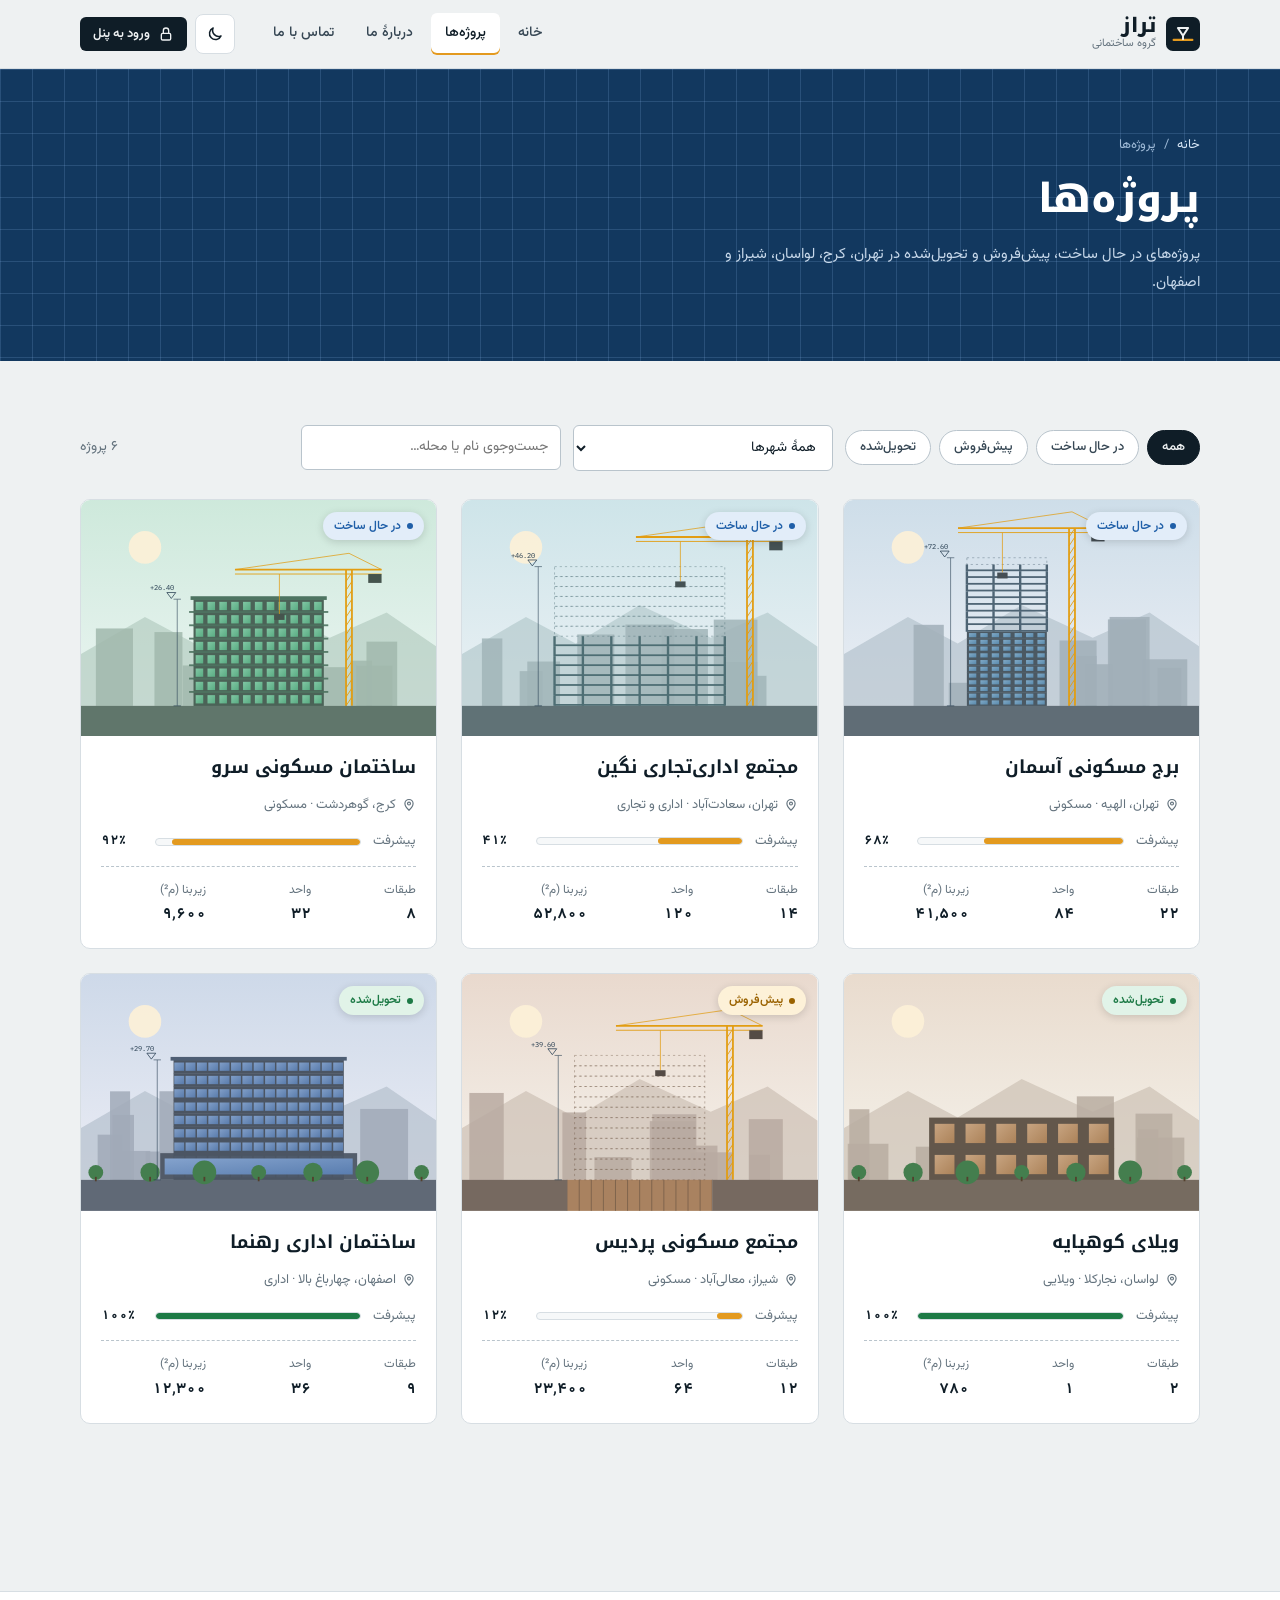
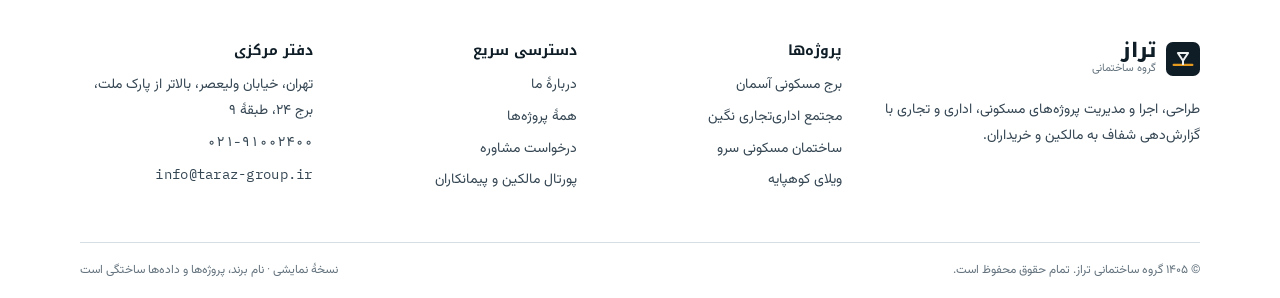
<file: projects.html>
<!doctype html>
<html lang="fa" dir="rtl">
<head>
<meta charset="utf-8">
<meta name="viewport" content="width=device-width, initial-scale=1, viewport-fit=cover">
<title>پروژه‌ها | گروه ساختمانی تراز</title>
<meta name="description" content="فهرست پروژه‌های مسکونی، اداری و تجاری گروه ساختمانی تراز همراه با درصد پیشرفت و مشخصات فنی.">
<meta property="og:title" content="پروژه‌ها | گروه ساختمانی تراز">
<meta property="og:description" content="فهرست پروژه‌های مسکونی، اداری و تجاری گروه ساختمانی تراز همراه با درصد پیشرفت و مشخصات فنی.">
<meta property="og:locale" content="fa_IR">
<meta name="theme-color" content="#12385f">
<link rel="preconnect" href="https://fonts.googleapis.com">
<link rel="preconnect" href="https://fonts.gstatic.com" crossorigin>
<link rel="stylesheet" href="https://fonts.googleapis.com/css2?family=IBM+Plex+Mono:wght@400;500&family=Noto+Kufi+Arabic:wght@600;700;800&family=Vazirmatn:wght@400;500;600;700;800&display=swap">
<link rel="stylesheet" href="assets/css/base.css">
<link rel="stylesheet" href="assets/css/site.css">
</head>
<body data-page="projects">
<header id="site-header"></header>

<main>
  <section class="page-head">
    <div class="wrap">
      <nav class="crumbs" aria-label="مسیر"><a href="index.html">خانه</a><span>/</span><span>پروژه‌ها</span></nav>
      <h1>پروژه‌ها</h1>
      <p>پروژه‌های در حال ساخت، پیش‌فروش و تحویل‌شده در تهران، کرج، لواسان، شیراز و اصفهان.</p>
    </div>
  </section>
  <section class="section-tight">
    <div class="wrap">
      <div class="filters">
        <div class="chips" id="f-status" role="group" aria-label="فیلتر وضعیت">
          <button class="chip" type="button" data-v="all" aria-pressed="true">همه</button>
          <button class="chip" type="button" data-v="active" aria-pressed="false">در حال ساخت</button>
          <button class="chip" type="button" data-v="presale" aria-pressed="false">پیش‌فروش</button>
          <button class="chip" type="button" data-v="done" aria-pressed="false">تحویل‌شده</button>
        </div>
        <label class="sr-only" for="f-city">شهر</label>
        <select class="select" id="f-city"></select>
        <label class="sr-only" for="f-q">جست‌وجو</label>
        <input class="input" id="f-q" type="search" placeholder="جست‌وجوی نام یا محله…">
        <span class="muted" id="count" style="margin-inline-start:auto;font-size:14px"></span>
      </div>
      <div class="grid-projects" id="list"></div>
    </div>
  </section>
</main>
<footer id="site-footer"></footer>
<script src="assets/js/data.js"></script>
<script src="assets/js/art.js"></script>
<script src="assets/js/site.js"></script>
</body>
</html>
</file>
<file: assets/css/base.css>
/* تراز — سیستم طراحی مشترک سایت و پنل
   مفهوم: نقشهٔ فنی (بلوپرینت) + بتن + کهربایی ایمنی کارگاه */
:root {
  --bg: #eef1f2;
  --surface: #ffffff;
  --surface-2: #f6f8f9;
  --ink: #0f1d27;
  --ink-2: #364754;
  --muted: #64737e;
  --line: #d7dee3;
  --line-strong: #b9c4cc;
  --accent: #e39a1f;          /* کهربایی کارگاه — فقط برای سطح و نشانه */
  --accent-ink: #8f5600;      /* کهربایی خوانا برای متن روی زمینه روشن */
  --accent-soft: #fbefd9;
  --blueprint: #12385f;       /* سرمه‌ای نقشه */
  --blueprint-2: #0b2744;
  --blueprint-line: rgba(160, 205, 255, .16);
  --on-blueprint: #e6f0fb;
  --good: #1d7a46;  --good-soft: #e1f3e8;
  --warn: #9a6200;  --warn-soft: #fdf1d8;
  --bad:  #b3261e;  --bad-soft:  #fbe4e2;
  --info: #1f5fa8;  --info-soft: #e2edf9;
  --series-1: #2a78d6;
  --series-2: #eb6834;
  --shadow: 0 1px 2px rgba(15, 29, 39, .06), 0 8px 24px -12px rgba(15, 29, 39, .18);
  --radius: 10px;
  --radius-sm: 6px;
  --font-body: "Vazirmatn", "Tahoma", "Segoe UI", sans-serif;
  --font-display: "Noto Kufi Arabic", "Vazirmatn", "Tahoma", sans-serif;
  --font-mono: "IBM Plex Mono", "Vazirmatn", ui-monospace, monospace;
  --gutter: clamp(16px, 4vw, 40px);
  --maxw: 1200px;
  color-scheme: light;
}
@media (prefers-color-scheme: dark) {
  :root:not([data-theme="light"]) {
    --bg: #0b141a; --surface: #121e26; --surface-2: #17252f; --ink: #e7eef2; --ink-2: #c3d0d8;
    --muted: #8fa1ad; --line: #233540; --line-strong: #345061; --accent: #f0a83a; --accent-ink: #f6bf68;
    --accent-soft: #33280f; --blueprint: #0e2a47; --blueprint-2: #081d33; --blueprint-line: rgba(160,205,255,.12);
    --on-blueprint: #e6f0fb; --good: #5cc98a; --good-soft: #12301f; --warn: #f0b552; --warn-soft: #33270f;
    --bad: #ff8a80; --bad-soft: #3a1714; --info: #7ab4f5; --info-soft: #132a44;
    --series-1: #3987e5; --series-2: #d95926;
    --shadow: 0 1px 2px rgba(0,0,0,.3), 0 10px 28px -14px rgba(0,0,0,.6);
    color-scheme: dark;
  }
}
:root[data-theme="dark"] {
  --bg: #0b141a; --surface: #121e26; --surface-2: #17252f; --ink: #e7eef2; --ink-2: #c3d0d8;
  --muted: #8fa1ad; --line: #233540; --line-strong: #345061; --accent: #f0a83a; --accent-ink: #f6bf68;
  --accent-soft: #33280f; --blueprint: #0e2a47; --blueprint-2: #081d33; --blueprint-line: rgba(160,205,255,.12);
  --on-blueprint: #e6f0fb; --good: #5cc98a; --good-soft: #12301f; --warn: #f0b552; --warn-soft: #33270f;
  --bad: #ff8a80; --bad-soft: #3a1714; --info: #7ab4f5; --info-soft: #132a44;
  --series-1: #3987e5; --series-2: #d95926;
  --shadow: 0 1px 2px rgba(0,0,0,.3), 0 10px 28px -14px rgba(0,0,0,.6);
  color-scheme: dark;
}

*, *::before, *::after { box-sizing: border-box; }
html { -webkit-text-size-adjust: 100%; }
body {
  margin: 0;
  background: var(--bg);
  color: var(--ink);
  font-family: var(--font-body);
  font-size: 15px;
  line-height: 1.85;
  direction: rtl;
}
img, svg { max-width: 100%; }
a { color: inherit; }
h1, h2, h3, h4 { font-family: var(--font-display); line-height: 1.5; margin: 0; text-wrap: balance; color: var(--ink); }
p { margin: 0; }
[hidden] { display: none !important; }
:focus-visible { outline: 2px solid var(--accent); outline-offset: 2px; border-radius: 4px; }
.num, .tabular { font-variant-numeric: tabular-nums; }
.mono { font-family: var(--font-mono); letter-spacing: .02em; }
.muted { color: var(--muted); }
.sr-only { position: absolute; width: 1px; height: 1px; overflow: hidden; clip: rect(0 0 0 0); white-space: nowrap; }

/* دکمه‌ها */
.btn {
  display: inline-flex; align-items: center; justify-content: center; gap: 8px;
  font: 600 14px/1 var(--font-body); padding: 12px 18px; border-radius: var(--radius-sm);
  border: 1px solid transparent; cursor: pointer; text-decoration: none; white-space: nowrap;
  transition: background .15s, border-color .15s, color .15s, transform .15s;
}
.btn:active { transform: translateY(1px); }
.btn-primary { background: var(--accent); color: #1b1203; }
.btn-primary:hover { background: color-mix(in srgb, var(--accent) 85%, #000); }
.btn-dark { background: var(--ink); color: var(--bg); }
.btn-ghost { background: transparent; color: var(--ink); border-color: var(--line-strong); }
.btn-ghost:hover { border-color: var(--ink); }
.btn-sm { padding: 8px 12px; font-size: 13px; }
.btn-xs { padding: 5px 9px; font-size: 12px; border-radius: 5px; }
.btn-good { background: var(--good-soft); color: var(--good); border-color: color-mix(in srgb, var(--good) 30%, transparent); }
.btn-bad { background: var(--bad-soft); color: var(--bad); border-color: color-mix(in srgb, var(--bad) 30%, transparent); }
.btn[disabled] { opacity: .45; cursor: not-allowed; }

/* برچسب وضعیت */
.pill {
  display: inline-flex; align-items: center; gap: 6px; padding: 2px 10px; border-radius: 999px;
  font-size: 12px; font-weight: 600; line-height: 1.9; white-space: nowrap; border: 1px solid transparent;
}
.pill::before { content: ""; width: 6px; height: 6px; border-radius: 50%; background: currentColor; }
.pill-good { background: var(--good-soft); color: var(--good); }
.pill-warn { background: var(--warn-soft); color: var(--warn); }
.pill-bad  { background: var(--bad-soft);  color: var(--bad); }
.pill-info { background: var(--info-soft); color: var(--info); }
.pill-mute { background: var(--surface-2); color: var(--muted); border-color: var(--line); }

/* نوار پیشرفت */
.progress { --v: 0; position: relative; height: 8px; border-radius: 999px; background: var(--surface-2); border: 1px solid var(--line); overflow: hidden; }
.progress > span { position: absolute; inset-block: 0; right: 0; width: calc(var(--v) * 1%); background: var(--accent); border-radius: 999px; }
.progress.is-done > span { background: var(--good); }

/* فرم */
.field { display: grid; gap: 6px; min-width: 0; }
.field > span { font-size: 13px; font-weight: 600; color: var(--ink-2); }
.input, .select, .textarea {
  width: 100%; font: 400 14px/1.6 var(--font-body); color: var(--ink); background: var(--surface);
  border: 1px solid var(--line-strong); border-radius: var(--radius-sm); padding: 10px 12px;
}
.textarea { min-height: 96px; resize: vertical; }
.input:focus, .select:focus, .textarea:focus { outline: none; border-color: var(--accent); box-shadow: 0 0 0 3px color-mix(in srgb, var(--accent) 25%, transparent); }
.input.ltr { direction: ltr; text-align: left; }

/* اعلان */
.toast-wrap { position: fixed; inset-inline: 0; bottom: calc(16px + env(safe-area-inset-bottom, 0px)); display: grid; justify-items: center; gap: 8px; z-index: 200; pointer-events: none; padding-inline: 16px; }
.toast { pointer-events: auto; background: var(--ink); color: var(--bg); padding: 10px 16px; border-radius: 8px; font-size: 14px; box-shadow: var(--shadow); animation: toast-in .25s ease-out; max-width: 100%; }
@keyframes toast-in { from { transform: translateY(8px); opacity: 0; } }

@media (prefers-reduced-motion: reduce) {
  *, *::before, *::after { animation-duration: .01ms !important; animation-iteration-count: 1 !important; transition-duration: .01ms !important; scroll-behavior: auto !important; }
}
</file>
<file: assets/css/site.css>
/* وب‌سایت عمومی */
.wrap { max-width: var(--maxw); margin-inline: auto; padding-inline: var(--gutter); }
.section { padding-block: clamp(56px, 8vw, 104px); }
.section-tight { padding-block: clamp(40px, 5vw, 64px); }
.eyebrow { font-size: 12px; font-weight: 700; letter-spacing: .08em; color: var(--accent-ink); display: inline-flex; align-items: center; gap: 10px; }
.eyebrow::before { content: ""; width: 22px; height: 2px; background: var(--accent); }
.h-display { font-size: clamp(30px, 5vw, 54px); font-weight: 800; line-height: 1.35; letter-spacing: -.01em; }
.h-section { font-size: clamp(24px, 3.2vw, 36px); font-weight: 800; }
.lead { font-size: clamp(15px, 1.6vw, 18px); color: var(--ink-2); max-width: 60ch; }
.section-head { display: flex; justify-content: space-between; align-items: end; gap: 24px; flex-wrap: wrap; margin-bottom: 36px; }
.section-head > div { display: grid; gap: 10px; max-width: 640px; min-width: 0; }

/* سربرگ */
.site-header { position: sticky; top: env(safe-area-inset-top, 0px); z-index: 50; background: color-mix(in srgb, var(--bg) 88%, transparent); backdrop-filter: saturate(1.4) blur(10px); border-bottom: 1px solid var(--line); }
.site-header .wrap { display: flex; align-items: center; gap: 24px; min-height: 68px; }
.brand { display: inline-flex; align-items: center; gap: 10px; text-decoration: none; color: var(--ink); }
.brand-mark { width: 34px; height: 34px; flex: none; }
.brand b { font-family: var(--font-display); font-size: 20px; font-weight: 800; line-height: 1; display: block; }
.brand small { font-size: 11px; color: var(--muted); display: block; line-height: 1.6; }
.nav { display: flex; gap: 4px; margin-inline-start: auto; }
.nav a { text-decoration: none; padding: 8px 14px; border-radius: 6px; font-weight: 500; color: var(--ink-2); font-size: 14px; }
.nav a:hover { background: var(--surface-2); color: var(--ink); }
.nav a[aria-current="page"] { color: var(--ink); background: var(--surface); box-shadow: inset 0 -2px 0 var(--accent); }
.header-actions { display: flex; gap: 8px; align-items: center; }
.icon-btn { width: 40px; height: 40px; display: inline-grid; place-items: center; border-radius: 8px; border: 1px solid var(--line); background: var(--surface); color: var(--ink); cursor: pointer; }
.icon-btn svg { width: 18px; height: 18px; }
.menu-btn { display: none; }
@media (max-width: 880px) {
  .menu-btn { display: inline-grid; }
  .nav { position: absolute; top: 100%; inset-inline: 0; flex-direction: column; background: var(--surface); border-bottom: 1px solid var(--line); padding: 12px var(--gutter) 20px; display: none; box-shadow: var(--shadow); }
  .nav.open { display: flex; }
  .nav a { padding: 12px; }
  .header-actions .btn-panel span { display: none; }
}

/* قهرمان: صفحهٔ نقشه */
.hero { background: var(--blueprint); color: var(--on-blueprint); position: relative; overflow: hidden; isolation: isolate; }
.hero::before { content: ""; position: absolute; inset: 0; z-index: -1;
  background-image: linear-gradient(var(--blueprint-line) 1px, transparent 1px), linear-gradient(90deg, var(--blueprint-line) 1px, transparent 1px),
    linear-gradient(rgba(160,205,255,.06) 1px, transparent 1px), linear-gradient(90deg, rgba(160,205,255,.06) 1px, transparent 1px);
  background-size: 120px 120px, 120px 120px, 24px 24px, 24px 24px; }
.hero .hero-grid { display: grid; grid-template-columns: minmax(0, 1.05fr) minmax(0, 1fr); gap: clamp(28px, 5vw, 64px); align-items: center; padding-block: clamp(44px, 7vw, 88px) clamp(36px, 5vw, 56px); }
.hero h1 { color: #fff; }
.hero h1 em { font-style: normal; color: var(--accent); position: relative; }
.hero .lead { color: #c7d8ea; margin-top: 18px; }
.hero .eyebrow { color: #ffd494; }
.hero-ctas { display: flex; gap: 12px; flex-wrap: wrap; margin-top: 28px; }
.hero .btn-ghost { color: #fff; border-color: rgba(230,240,251,.35); }
.hero .btn-ghost:hover { border-color: #fff; }
.hero-figure { position: relative; border: 1px solid rgba(160,205,255,.3); border-radius: 4px; background: rgba(5,20,38,.4); padding: 10px; }
.hero-figure .art { aspect-ratio: 3 / 2; overflow: hidden; border-radius: 2px; }
.hero-figure .art svg { width: 100%; height: 100%; display: block; }
.title-block { display: grid; grid-template-columns: repeat(3, minmax(0, 1fr)); border-top: 1px solid rgba(160,205,255,.3); margin-top: 10px; font-size: 11px; }
.title-block > div { padding: 8px 10px; border-inline-start: 1px solid rgba(160,205,255,.3); display: grid; gap: 2px; }
.title-block > div:first-child { border-inline-start: 0; }
.title-block span { color: #8fb0d2; }
.title-block b { color: #fff; font-weight: 600; font-size: 13px; }
.live-chip { position: absolute; bottom: 92px; inset-inline-start: 22px; background: rgba(8,28,50,.82); border: 1px solid rgba(160,205,255,.35); border-radius: 8px; padding: 10px 14px; display: grid; gap: 6px; min-width: 190px; backdrop-filter: blur(6px); }
.live-chip .row { display: flex; justify-content: space-between; gap: 12px; font-size: 12px; color: #c7d8ea; }
.live-chip .row b { color: #fff; font-size: 18px; font-family: var(--font-display); }
.live-chip .dot { width: 8px; height: 8px; border-radius: 50%; background: #5ee08f; box-shadow: 0 0 0 0 rgba(94,224,143,.6); animation: pulse 2s infinite; display: inline-block; margin-inline-end: 6px; }
@keyframes pulse { 70% { box-shadow: 0 0 0 8px rgba(94,224,143,0); } 100% { box-shadow: 0 0 0 0 rgba(94,224,143,0); } }
.live-chip .progress { background: rgba(255,255,255,.12); border-color: transparent; height: 6px; }
.hero-stats { margin-bottom: 8px; display: grid; grid-template-columns: repeat(4, minmax(0, 1fr)); border-top: 1px solid rgba(160,205,255,.25); }
.hero-stats > div { padding: 22px clamp(12px, 2vw, 24px); border-inline-start: 1px solid rgba(160,205,255,.25); display: grid; gap: 2px; }
.hero-stats > div:first-child { border-inline-start: 0; padding-inline-start: 0; }
.hero-stats b { font-family: var(--font-display); font-size: clamp(22px, 3vw, 32px); color: #fff; font-weight: 800; }
.hero-stats span { font-size: 13px; color: #a9c2dc; }
@media (max-width: 880px) {
  .hero .hero-grid { grid-template-columns: minmax(0, 1fr); }
  .hero-stats { grid-template-columns: repeat(2, minmax(0, 1fr)); }
  .hero-stats > div:nth-child(3) { border-inline-start: 0; padding-inline-start: 0; }
  .hero-stats > div:nth-child(n+3) { border-top: 1px solid rgba(160,205,255,.25); }
}
@media (max-width: 480px) { .live-chip { position: static; margin-bottom: 10px; } }

/* کارت پروژه */
.grid-projects { display: grid; grid-template-columns: repeat(auto-fill, minmax(min(100%, 330px), 1fr)); gap: 24px; }
.pcard { background: var(--surface); border: 1px solid var(--line); border-radius: var(--radius); overflow: hidden; display: flex; flex-direction: column; text-decoration: none; color: inherit; transition: transform .2s, box-shadow .2s, border-color .2s; }
.pcard:hover { transform: translateY(-3px); box-shadow: var(--shadow); border-color: var(--line-strong); }
.pcard .art { aspect-ratio: 3 / 2; position: relative; overflow: hidden; background: var(--surface-2); }
.pcard .art svg { width: 100%; height: 100%; display: block; transition: transform .5s; }
.pcard:hover .art svg { transform: scale(1.04); }
.pcard .art .pill { position: absolute; top: 12px; inset-inline-start: 12px; box-shadow: 0 2px 8px rgba(0,0,0,.15); }
.pcard .body { padding: 18px 20px 20px; display: grid; gap: 12px; flex: 1; }
.pcard h3 { font-size: 18px; font-weight: 700; }
.pcard .loc { font-size: 13px; color: var(--muted); display: flex; align-items: center; gap: 6px; }
.pcard .loc svg { width: 14px; height: 14px; }
.pcard .prog-row { display: flex; align-items: center; gap: 12px; font-size: 13px; }
.pcard .prog-row .progress { flex: 1; }
.pcard .prog-row b { font-variant-numeric: tabular-nums; min-width: 3.2em; text-align: left; }
.specs { display: grid; grid-template-columns: repeat(3, minmax(0, 1fr)); border-top: 1px dashed var(--line-strong); padding-top: 12px; margin-top: auto; }
.specs > div { display: grid; gap: 0; font-size: 12px; color: var(--muted); }
.specs b { font-size: 15px; color: var(--ink); font-variant-numeric: tabular-nums; }

/* خدمات */
.services { display: grid; grid-template-columns: repeat(4, minmax(0, 1fr)); border: 1px solid var(--line); border-radius: var(--radius); background: var(--surface); overflow: hidden; }
.service { padding: 28px 24px; border-inline-start: 1px solid var(--line); display: grid; gap: 10px; align-content: start; }
.service:first-child { border-inline-start: 0; }
.service svg { width: 36px; height: 36px; color: var(--accent-ink); }
.service h3 { font-size: 17px; }
.service p { font-size: 14px; color: var(--ink-2); }
@media (max-width: 960px) { .services { grid-template-columns: repeat(2, minmax(0, 1fr)); } .service:nth-child(3) { border-inline-start: 0; } .service:nth-child(n+3) { border-top: 1px solid var(--line); } }
@media (max-width: 560px) { .services { grid-template-columns: minmax(0, 1fr); } .service { border-inline-start: 0; } .service + .service { border-top: 1px solid var(--line); } }

/* مسیر همکاری */
.steps { display: grid; grid-template-columns: repeat(5, minmax(0, 1fr)); gap: 0; counter-reset: step; position: relative; }
.step { position: relative; padding: 0 16px 0 0; display: grid; gap: 8px; align-content: start; }
.step::before { counter-increment: step; content: counter(step, persian); width: 40px; height: 40px; display: grid; place-items: center; border-radius: 50%; background: var(--surface); border: 2px solid var(--accent); font-weight: 800; font-family: var(--font-display); position: relative; z-index: 1; }
.step::after { content: ""; position: absolute; top: 20px; right: 56px; left: 0; height: 2px; background: repeating-linear-gradient(90deg, var(--line-strong) 0 6px, transparent 6px 12px); }
.step:last-child::after { display: none; }
.step h3 { font-size: 16px; margin-top: 8px; }
.step p { font-size: 13.5px; color: var(--ink-2); }
@media (max-width: 900px) {
  .steps { grid-template-columns: minmax(0, 1fr); gap: 22px; }
  .step { grid-template-columns: 40px minmax(0, 1fr); column-gap: 16px; padding: 0; }
  .step::before { grid-row: span 2; }
  .step h3 { margin-top: 6px; }
  .step::after { top: 44px; bottom: -22px; right: 19px; left: auto; width: 2px; height: auto; background: repeating-linear-gradient(180deg, var(--line-strong) 0 6px, transparent 6px 12px); }
}

/* بخش شفافیت (پیش‌نمایش پورتال) */
.portal-band { display: grid; grid-template-columns: minmax(0, 1fr) minmax(0, 1.1fr); gap: clamp(28px, 5vw, 64px); align-items: center; }
.portal-list { display: grid; gap: 14px; margin-top: 24px; padding: 0; list-style: none; }
.portal-list li { display: grid; grid-template-columns: 28px minmax(0, 1fr); gap: 12px; align-items: start; }
.portal-list svg { width: 22px; height: 22px; color: var(--good); margin-top: 3px; }
.portal-list b { display: block; }
.portal-list span { font-size: 14px; color: var(--ink-2); }
.mock { background: var(--surface); border: 1px solid var(--line); border-radius: 14px; box-shadow: var(--shadow); overflow: hidden; }
.mock-bar { display: flex; gap: 6px; padding: 10px 14px; border-bottom: 1px solid var(--line); background: var(--surface-2); align-items: center; }
.mock-bar i { width: 10px; height: 10px; border-radius: 50%; background: var(--line-strong); }
.mock-bar span { margin-inline-start: auto; font-size: 11px; color: var(--muted); direction: ltr; }
.mock-body { padding: 20px; display: grid; gap: 16px; }
.mock-kpis { display: grid; grid-template-columns: repeat(3, minmax(0, 1fr)); gap: 10px; }
.mock-kpis > div { border: 1px solid var(--line); border-radius: 8px; padding: 10px 12px; display: grid; }
.mock-kpis span { font-size: 11px; color: var(--muted); }
.mock-kpis b { font-size: 17px; font-variant-numeric: tabular-nums; }
.mock-row { display: flex; justify-content: space-between; align-items: center; gap: 10px; font-size: 13px; padding: 10px 0; border-top: 1px solid var(--line); }
@media (max-width: 880px) { .portal-band { grid-template-columns: minmax(0, 1fr); } }

/* نظرات */
.quotes { display: grid; grid-template-columns: repeat(3, minmax(0, 1fr)); gap: 24px; }
.quote { background: var(--surface); border: 1px solid var(--line); border-radius: var(--radius); padding: 24px; display: grid; gap: 16px; align-content: space-between; }
.quote p { font-size: 15px; color: var(--ink-2); }
.quote footer { display: flex; gap: 12px; align-items: center; font-size: 13px; }
.avatar { width: 40px; height: 40px; border-radius: 50%; display: grid; place-items: center; background: var(--accent-soft); color: var(--accent-ink); font-weight: 800; flex: none; font-family: var(--font-display); }
@media (max-width: 900px) { .quotes { grid-template-columns: minmax(0, 1fr); } }

/* نوار دعوت */
.cta-band { background: var(--ink); color: var(--bg); border-radius: 16px; padding: clamp(28px, 5vw, 56px); display: flex; justify-content: space-between; align-items: center; gap: 24px; flex-wrap: wrap; position: relative; overflow: hidden; }
.cta-band h2 { color: var(--bg); font-size: clamp(22px, 3vw, 30px); }
.cta-band p { color: color-mix(in srgb, var(--bg) 75%, transparent); margin-top: 6px; }
.cta-band > div { min-width: 0; }

/* پانویس */
.site-footer { border-top: 1px solid var(--line); background: var(--surface); margin-top: clamp(56px, 8vw, 104px); }
.footer-grid { display: grid; grid-template-columns: 1.4fr repeat(3, minmax(0, 1fr)); gap: 32px; padding-block: 48px; }
.footer-grid h4 { font-size: 14px; margin-bottom: 12px; }
.footer-grid ul { list-style: none; padding: 0; margin: 0; display: grid; gap: 6px; font-size: 14px; color: var(--ink-2); }
.footer-grid a { text-decoration: none; }
.footer-grid a:hover { color: var(--accent-ink); }
.footer-grid p { font-size: 14px; color: var(--ink-2); margin-top: 12px; max-width: 40ch; }
.footer-bottom { border-top: 1px solid var(--line); padding-block: 16px; display: flex; justify-content: space-between; gap: 12px; flex-wrap: wrap; font-size: 12px; color: var(--muted); }
@media (max-width: 800px) { .footer-grid { grid-template-columns: repeat(2, minmax(0, 1fr)); } .footer-grid > div:first-child { grid-column: 1 / -1; } }

/* سربرگ صفحات داخلی */
.page-head { background: var(--blueprint); color: var(--on-blueprint); position: relative; isolation: isolate; overflow: hidden; }
.page-head::before { content: ""; position: absolute; inset: 0; z-index: -1; background-image: linear-gradient(var(--blueprint-line) 1px, transparent 1px), linear-gradient(90deg, var(--blueprint-line) 1px, transparent 1px); background-size: 32px 32px; }
.page-head .wrap { padding-block: clamp(36px, 6vw, 64px); display: grid; gap: 12px; }
.page-head h1 { color: #fff; font-size: clamp(26px, 4vw, 40px); font-weight: 800; }
.page-head p { color: #c7d8ea; max-width: 62ch; }
.crumbs { font-size: 13px; color: #9fbbd8; display: flex; gap: 8px; flex-wrap: wrap; }
.crumbs a { color: #d8e7f6; text-decoration: none; }

/* فیلتر پروژه‌ها */
.filters { display: flex; flex-wrap: wrap; gap: 12px; align-items: center; margin-bottom: 28px; }
.chips { display: flex; flex-wrap: wrap; gap: 8px; }
.chip { border: 1px solid var(--line-strong); background: var(--surface); color: var(--ink-2); padding: 7px 14px; border-radius: 999px; font: 500 13px/1.4 var(--font-body); cursor: pointer; }
.chip[aria-pressed="true"] { background: var(--ink); color: var(--bg); border-color: var(--ink); }
.filters .input, .filters .select { width: auto; min-width: 0; flex: 1 1 180px; max-width: 260px; }
.empty { padding: 48px 20px; text-align: center; color: var(--muted); border: 1px dashed var(--line-strong); border-radius: var(--radius); }

/* جزئیات پروژه */
.detail-hero { display: grid; grid-template-columns: minmax(0, 1.25fr) minmax(0, 1fr); gap: 32px; align-items: start; }
.gallery-main { border-radius: var(--radius); overflow: hidden; border: 1px solid var(--line); aspect-ratio: 3 / 2; background: var(--surface-2); }
.gallery-main svg { width: 100%; height: 100%; display: block; }
.thumbs { display: grid; grid-template-columns: repeat(4, minmax(0, 1fr)); gap: 10px; margin-top: 10px; }
.thumbs button { padding: 0; border: 2px solid transparent; border-radius: 6px; overflow: hidden; cursor: pointer; aspect-ratio: 3 / 2; background: var(--surface-2); }
.thumbs button[aria-pressed="true"] { border-color: var(--accent); }
.thumbs svg { width: 100%; height: 100%; display: block; }
.panel-card { background: var(--surface); border: 1px solid var(--line); border-radius: var(--radius); padding: 24px; display: grid; gap: 18px; }
.big-progress { display: grid; grid-template-columns: auto minmax(0, 1fr); gap: 18px; align-items: center; }
.ring { width: 104px; height: 104px; }
.ring text { font-family: var(--font-display); font-weight: 800; }
.kv { display: grid; grid-template-columns: repeat(2, minmax(0, 1fr)); gap: 0; border: 1px solid var(--line); border-radius: 8px; overflow: hidden; }
.kv > div { padding: 10px 14px; border-bottom: 1px solid var(--line); display: grid; font-size: 13px; color: var(--muted); }
.kv > div:nth-child(odd) { border-inline-end: 1px solid var(--line); }
.kv > div:nth-last-child(-n+2) { border-bottom: 0; }
.kv b { font-size: 15px; color: var(--ink); font-variant-numeric: tabular-nums; }
.phases { display: grid; gap: 12px; }
.phase { display: grid; grid-template-columns: minmax(0, 190px) minmax(0, 1fr) 44px; gap: 14px; align-items: center; font-size: 14px; }
.phase b { text-align: left; font-variant-numeric: tabular-nums; font-size: 13px; }
.two-col { display: grid; grid-template-columns: minmax(0, 1.25fr) minmax(0, 1fr); gap: 32px; margin-top: 40px; align-items: start; }
.feature-list { list-style: none; padding: 0; margin: 0; display: grid; grid-template-columns: repeat(2, minmax(0, 1fr)); gap: 10px 20px; }
.feature-list li { display: flex; gap: 10px; align-items: start; font-size: 14px; }
.feature-list li::before { content: ""; width: 8px; height: 8px; margin-top: 9px; flex: none; background: var(--accent); transform: rotate(45deg); }
.map-card { border-radius: var(--radius); border: 1px solid var(--line); overflow: hidden; background: var(--surface); }
.map-card .map { aspect-ratio: 16 / 9; background: var(--surface-2); position: relative; }
.map-card .map svg { width: 100%; height: 100%; display: block; }
.map-card .info { padding: 14px 18px; display: flex; justify-content: space-between; gap: 10px; align-items: center; flex-wrap: wrap; font-size: 14px; }
@media (max-width: 900px) {
  .detail-hero, .two-col { grid-template-columns: minmax(0, 1fr); }
  .feature-list { grid-template-columns: minmax(0, 1fr); }
}
@media (max-width: 520px) { .phase { grid-template-columns: minmax(0, 1fr) 44px; } .phase .progress { grid-column: 1 / -1; grid-row: 2; } }

/* درباره ما */
.about-intro { display: grid; grid-template-columns: minmax(0, 1fr) minmax(0, 1fr); gap: clamp(28px, 5vw, 64px); align-items: center; }
.about-intro .prose { display: grid; gap: 16px; color: var(--ink-2); max-width: 62ch; }
.timeline { display: grid; gap: 0; border-inline-start: 2px solid var(--line-strong); margin-inline-start: 8px; }
.tl { position: relative; padding: 0 28px 28px 0; display: grid; gap: 4px; }
.tl::before { content: ""; position: absolute; right: -9px; top: 6px; width: 16px; height: 16px; border-radius: 50%; background: var(--surface); border: 3px solid var(--accent); }
.tl b { font-family: var(--font-display); font-size: 18px; }
.tl p { color: var(--ink-2); font-size: 14px; max-width: 60ch; }
.values { display: grid; grid-template-columns: repeat(3, minmax(0, 1fr)); gap: 24px; }
.value { border-top: 3px solid var(--ink); padding-top: 16px; display: grid; gap: 8px; }
.value p { color: var(--ink-2); font-size: 14px; }
.team { display: grid; grid-template-columns: repeat(4, minmax(0, 1fr)); gap: 20px; }
.member { background: var(--surface); border: 1px solid var(--line); border-radius: var(--radius); padding: 20px; display: grid; gap: 6px; justify-items: start; }
.member .avatar { width: 56px; height: 56px; font-size: 20px; margin-bottom: 6px; }
.member small { color: var(--muted); font-size: 13px; }
.certs { display: grid; grid-template-columns: repeat(4, minmax(0, 1fr)); gap: 16px; }
.cert { border: 1px dashed var(--line-strong); border-radius: 8px; padding: 16px; display: grid; gap: 4px; font-size: 13px; color: var(--ink-2); }
.cert b { color: var(--ink); font-size: 15px; }
@media (max-width: 900px) { .about-intro, .values { grid-template-columns: minmax(0, 1fr); } .team, .certs { grid-template-columns: repeat(2, minmax(0, 1fr)); } }

/* تماس */
.contact-grid { display: grid; grid-template-columns: minmax(0, 1.3fr) minmax(0, 1fr); gap: 32px; align-items: start; }
.form-grid { display: grid; grid-template-columns: repeat(2, minmax(0, 1fr)); gap: 16px; }
.form-grid .full { grid-column: 1 / -1; }
.form-error { color: var(--bad); font-size: 12px; }
.contact-info { display: grid; gap: 16px; }
.contact-item { display: grid; grid-template-columns: 40px minmax(0, 1fr); gap: 14px; align-items: start; }
.contact-item .ic { width: 40px; height: 40px; border-radius: 8px; background: var(--accent-soft); color: var(--accent-ink); display: grid; place-items: center; }
.contact-item .ic svg { width: 20px; height: 20px; }
.contact-item span { font-size: 13px; color: var(--muted); display: block; }
.contact-item b { font-weight: 600; }
.success { display: grid; gap: 10px; justify-items: start; padding: 24px; border-radius: var(--radius); background: var(--good-soft); color: var(--good); }
.success p { color: var(--ink-2); }
@media (max-width: 900px) { .contact-grid { grid-template-columns: minmax(0, 1fr); } }
@media (max-width: 520px) { .form-grid { grid-template-columns: minmax(0, 1fr); } }

/* ظاهرشدن ملایم — حالت پایه همیشه قابل‌دیدن است */
@media (prefers-reduced-motion: no-preference) {
  .reveal { animation: rise .7s cubic-bezier(.2,.7,.2,1) both; }
  .reveal-2 { animation-delay: .12s; }
  .reveal-3 { animation-delay: .24s; }
  @keyframes rise { from { transform: translateY(14px); opacity: .35; } }
}
</file>
<file: assets/css/panel.css>
/* پنل مدیریت */
html, body { height: 100%; }
body.panel { background: var(--bg); font-size: 14px; line-height: 1.75; }

/* ورود */
.login { min-height: 100%; display: grid; grid-template-columns: minmax(0, 1fr) minmax(0, 1.05fr); }
.login-art { background: var(--blueprint); color: var(--on-blueprint); position: relative; overflow: hidden; isolation: isolate; display: grid; align-content: space-between; padding: clamp(24px, 4vw, 48px); gap: 24px; }
.login-art::before { content: ""; position: absolute; inset: 0; z-index: -1; background-image: linear-gradient(var(--blueprint-line) 1px, transparent 1px), linear-gradient(90deg, var(--blueprint-line) 1px, transparent 1px); background-size: 28px 28px; }
.login-art .art { border: 1px solid rgba(160,205,255,.3); padding: 8px; background: rgba(5,20,38,.35); }
.login-art .art svg { width: 100%; display: block; aspect-ratio: 3 / 2; }
.login-art h2 { color: #fff; font-size: clamp(20px, 2.6vw, 28px); }
.login-art p { color: #c7d8ea; max-width: 46ch; }
.login-art .brand b, .login-art .brand { color: #fff; }
.login-art .brand small { color: #9fbbd8; }
.login-form { padding: clamp(24px, 5vw, 56px); display: grid; align-content: center; gap: 24px; max-width: 640px; width: 100%; margin-inline: auto; }
.login-form h1 { font-size: 26px; }
.demo-accounts { display: grid; grid-template-columns: repeat(2, minmax(0, 1fr)); gap: 10px; }
.demo-acc { text-align: right; border: 1px solid var(--line); background: var(--surface); border-radius: 8px; padding: 12px 14px; cursor: pointer; display: grid; gap: 2px; font: inherit; color: inherit; transition: border-color .15s, box-shadow .15s; }
.demo-acc:hover { border-color: var(--accent); box-shadow: 0 0 0 3px color-mix(in srgb, var(--accent) 18%, transparent); }
.demo-acc b { font-size: 14px; }
.demo-acc span { font-size: 12px; color: var(--muted); }
.demo-acc code { font-family: var(--font-mono); font-size: 11px; color: var(--accent-ink); direction: ltr; justify-self: start; }
.divider { display: flex; align-items: center; gap: 12px; color: var(--muted); font-size: 12px; }
.divider::before, .divider::after { content: ""; flex: 1; height: 1px; background: var(--line); }
.login-note { font-size: 12px; color: var(--muted); border: 1px dashed var(--line-strong); border-radius: 8px; padding: 10px 12px; }
@media (max-width: 900px) { .login { grid-template-columns: minmax(0, 1fr); } .login-art .art { display: none; } }
@media (max-width: 460px) { .demo-accounts { grid-template-columns: minmax(0, 1fr); } }

/* چیدمان اصلی */
.app { display: grid; grid-template-columns: 256px minmax(0, 1fr); min-height: 100%; }
.side { background: var(--surface); border-inline-end: 1px solid var(--line); display: flex; flex-direction: column; position: sticky; top: 0; height: 100vh; height: 100dvh; overflow-y: auto; }
.side .brand { padding: 18px 20px; border-bottom: 1px solid var(--line); }
.side nav { padding: 12px; display: grid; gap: 2px; }
.side .group { font-size: 11px; font-weight: 700; color: var(--muted); letter-spacing: .06em; padding: 14px 10px 6px; }
.side a { display: flex; align-items: center; gap: 10px; padding: 9px 12px; border-radius: 7px; text-decoration: none; color: var(--ink-2); font-weight: 500; }
.side a svg { width: 18px; height: 18px; flex: none; opacity: .8; }
.side a:hover { background: var(--surface-2); color: var(--ink); }
.side a[aria-current="page"] { background: var(--accent-soft); color: var(--ink); font-weight: 700; }
.side a[aria-current="page"] svg { color: var(--accent-ink); opacity: 1; }
.side a .count { margin-inline-start: auto; background: var(--bad); color: #fff; font-size: 11px; border-radius: 999px; padding: 0 7px; line-height: 1.7; font-variant-numeric: tabular-nums; }
.side-foot { margin-top: auto; padding: 14px; border-top: 1px solid var(--line); font-size: 12px; color: var(--muted); display: grid; gap: 8px; }
.top { position: sticky; top: 0; z-index: 30; background: color-mix(in srgb, var(--bg) 90%, transparent); backdrop-filter: blur(10px); border-bottom: 1px solid var(--line); display: flex; align-items: center; gap: 12px; padding: 10px clamp(16px, 3vw, 28px); min-height: 60px; }
.top h1 { font-size: 18px; font-weight: 800; min-width: 0; overflow: hidden; text-overflow: ellipsis; white-space: nowrap; }
.top .spacer { flex: 1; }
.user-chip { display: flex; align-items: center; gap: 10px; padding: 4px 4px 4px 12px; border: 1px solid var(--line); border-radius: 999px; background: var(--surface); cursor: pointer; font: inherit; color: inherit; }
.user-chip .avatar { width: 32px; height: 32px; font-size: 14px; border-radius: 50%; display: grid; place-items: center; background: var(--accent-soft); color: var(--accent-ink); font-weight: 800; font-family: var(--font-display); }
.user-chip .who { display: grid; text-align: right; line-height: 1.4; }
.user-chip .who b { font-size: 13px; }
.user-chip .who span { font-size: 11px; color: var(--muted); }
.menu { position: absolute; top: calc(100% + 6px); inset-inline-end: 0; background: var(--surface); border: 1px solid var(--line); border-radius: 10px; box-shadow: var(--shadow); padding: 6px; min-width: 220px; display: grid; z-index: 40; }
.menu button, .menu a { text-align: right; background: none; border: 0; font: inherit; color: var(--ink); padding: 9px 12px; border-radius: 6px; cursor: pointer; text-decoration: none; display: block; }
.menu button:hover, .menu a:hover { background: var(--surface-2); }
.menu hr { border: 0; border-top: 1px solid var(--line); margin: 4px 0; }
.content { padding: clamp(16px, 3vw, 28px); display: grid; gap: 20px; align-content: start; min-width: 0; }
.burger { display: none; }
.scrim { display: none; }
@media (max-width: 1000px) {
  .app { grid-template-columns: minmax(0, 1fr); }
  .side { position: fixed; inset-block: 0; right: 0; width: min(290px, 86vw); z-index: 60; transform: translateX(105%); transition: transform .25s; box-shadow: var(--shadow); }
  .side.open { transform: none; }
  .scrim.open { display: block; position: fixed; inset: 0; background: rgba(5,12,18,.45); z-index: 55; }
  .burger { display: inline-grid; }
  .user-chip .who { display: none; }
  .user-chip { padding: 3px; }
}

/* اجزا */
.card { background: var(--surface); border: 1px solid var(--line); border-radius: var(--radius); min-width: 0; }
.card-head { display: flex; justify-content: space-between; align-items: center; gap: 12px; padding: 14px 18px; border-bottom: 1px solid var(--line); flex-wrap: wrap; }
.card-head h2 { font-size: 15px; font-weight: 700; }
.card-head .sub { font-size: 12px; color: var(--muted); }
.card-body { padding: 16px 18px; min-width: 0; }
.grid { display: grid; gap: 20px; }
.g-4 { grid-template-columns: repeat(4, minmax(0, 1fr)); }
.g-2 { grid-template-columns: repeat(2, minmax(0, 1fr)); }
.g-21 { grid-template-columns: minmax(0, 1.6fr) minmax(0, 1fr); }
@media (max-width: 1200px) { .g-4 { grid-template-columns: repeat(2, minmax(0, 1fr)); } }
@media (max-width: 900px) { .g-2, .g-21 { grid-template-columns: minmax(0, 1fr); } }
@media (max-width: 480px) { .g-4 { grid-template-columns: minmax(0, 1fr); } }

.kpi { padding: 16px 18px; display: grid; gap: 4px; text-decoration: none; color: inherit; position: relative; }
a.kpi:hover { border-color: var(--line-strong); }
.kpi span { font-size: 12.5px; color: var(--muted); }
.kpi b { font-family: var(--font-display); font-size: 24px; font-weight: 800; font-variant-numeric: tabular-nums; line-height: 1.5; }
.kpi small { font-size: 12px; color: var(--ink-2); }
.kpi .flag { position: absolute; top: 14px; inset-inline-end: 14px; }
.kpi.attn { border-color: color-mix(in srgb, var(--warn) 45%, var(--line)); background: linear-gradient(var(--warn-soft), var(--surface) 70%); }

.table-wrap { overflow-x: auto; }
table.t { width: 100%; min-width: 620px; border-collapse: collapse; font-size: 13.5px; }
.t th { text-align: right; font-size: 12px; font-weight: 600; color: var(--muted); padding: 10px 14px; border-bottom: 1px solid var(--line); white-space: nowrap; background: var(--surface-2); }
.t td { padding: 11px 14px; border-bottom: 1px solid var(--line); vertical-align: middle; }
.t tr:last-child td { border-bottom: 0; }
.t tbody tr.click { cursor: pointer; }
.t tbody tr.click:hover td { background: var(--surface-2); }
.t .n { font-variant-numeric: tabular-nums; white-space: nowrap; }
.t .end { text-align: left; }
.t .name { font-weight: 600; }
.t .sub { display: block; font-size: 12px; color: var(--muted); font-weight: 400; }
.meter { display: grid; grid-template-columns: minmax(70px, 1fr) auto; align-items: center; gap: 10px; min-width: 140px; }
.meter .progress.over > span { background: var(--bad); }

.toolbar { display: flex; flex-wrap: wrap; gap: 10px; align-items: center; }
.toolbar .select, .toolbar .input { width: auto; flex: 0 1 200px; min-width: 0; padding-block: 8px; }
.toolbar .grow { flex: 1; }
.tabs { display: flex; gap: 4px; border-bottom: 1px solid var(--line); overflow-x: auto; }
.tab { background: none; border: 0; font: 500 13.5px var(--font-body); color: var(--muted); padding: 10px 14px; cursor: pointer; border-bottom: 2px solid transparent; white-space: nowrap; display: inline-flex; gap: 6px; align-items: center; }
.tab[aria-selected="true"] { color: var(--ink); border-bottom-color: var(--accent); font-weight: 700; }
.tab .c { font-size: 11px; background: var(--surface-2); border: 1px solid var(--line); border-radius: 999px; padding: 0 7px; font-variant-numeric: tabular-nums; }

.list { display: grid; }
.li { display: grid; grid-template-columns: minmax(0, 1fr) auto; gap: 4px 12px; padding: 12px 18px; border-bottom: 1px solid var(--line); align-items: center; }
.li:last-child { border-bottom: 0; }
.li .meta { font-size: 12px; color: var(--muted); grid-column: 1 / -1; }
.li .actions { display: flex; gap: 6px; }
.feed .li { grid-template-columns: 32px minmax(0, 1fr); }
.feed .avatar { width: 32px; height: 32px; font-size: 13px; border-radius: 50%; display: grid; place-items: center; background: var(--surface-2); color: var(--ink-2); font-weight: 700; }
.feed .meta { grid-column: 2; }

.empty-state { padding: 36px 18px; text-align: center; color: var(--muted); display: grid; gap: 8px; justify-items: center; }

/* نمودار */
.chart-scroll { overflow-x: auto; margin-inline: -4px; padding-inline: 4px; }
.chart { position: relative; min-width: 520px; }
.chart svg { display: block; width: 100%; height: auto; overflow: visible; }
.chart .axis text { fill: var(--muted); font-size: 11px; font-family: var(--font-body); }
.chart .grid line { stroke: var(--line); }
.chart .base { stroke: var(--line-strong); }
.chart .lbl { fill: var(--ink-2); font-size: 12px; font-weight: 600; font-family: var(--font-body); }
.tip { position: absolute; pointer-events: none; background: var(--ink); color: var(--bg); padding: 8px 12px; border-radius: 8px; font-size: 12px; line-height: 1.7; white-space: nowrap; transform: translate(-50%, calc(-100% - 10px)); box-shadow: var(--shadow); z-index: 5; }
.tip b { font-variant-numeric: tabular-nums; }
.tip i { display: inline-block; width: 10px; height: 3px; border-radius: 2px; vertical-align: middle; margin-inline-end: 6px; }
.legend { display: flex; gap: 16px; flex-wrap: wrap; font-size: 12px; color: var(--ink-2); }
.legend span { display: inline-flex; align-items: center; gap: 6px; }
.legend i { width: 14px; height: 3px; border-radius: 2px; display: inline-block; }
.legend i.dash { background: repeating-linear-gradient(90deg, currentColor 0 4px, transparent 4px 7px) !important; }
.chart-scroll .hbar, .hbar { display: grid; grid-template-columns: minmax(0, 120px) minmax(0, 1fr) auto; gap: 10px; align-items: center; font-size: 13px; padding: 6px 0; }
.hbar .bar { height: 12px; border-radius: 0 4px 4px 0; background: var(--series-1); min-width: 2px; }
.hbar .track { background: transparent; }
.hbar b { font-variant-numeric: tabular-nums; font-weight: 600; font-size: 12.5px; }

/* مودال و کشو */
.overlay { position: fixed; inset: 0; background: rgba(5,12,18,.5); z-index: 100; display: grid; place-items: center; padding: 16px; animation: fade .15s; }
@keyframes fade { from { opacity: 0; } }
.modal { background: var(--surface); border-radius: 14px; width: min(640px, 100%); max-height: calc(100dvh - 32px); overflow: auto; box-shadow: var(--shadow); border: 1px solid var(--line); }
.modal header { display: flex; justify-content: space-between; align-items: center; padding: 16px 20px; border-bottom: 1px solid var(--line); gap: 12px; position: sticky; top: 0; background: var(--surface); z-index: 1; }
.modal header h2 { font-size: 16px; }
.modal .mbody { padding: 20px; display: grid; gap: 16px; }
.modal footer { display: flex; justify-content: flex-end; gap: 10px; padding: 14px 20px; border-top: 1px solid var(--line); flex-wrap: wrap; }
.overlay.drawer { place-items: stretch end; padding: 0; }
.overlay.drawer .modal { width: min(520px, 100%); max-height: none; height: 100%; border-radius: 0; animation: slide .2s ease-out; }
@keyframes slide { from { transform: translateX(-30px); opacity: .6; } }
.fgrid { display: grid; grid-template-columns: repeat(2, minmax(0, 1fr)); gap: 14px; }
.fgrid .full { grid-column: 1 / -1; }
@media (max-width: 520px) { .fgrid { grid-template-columns: minmax(0, 1fr); } }
.hint { font-size: 12px; color: var(--muted); }
.hint.warn { color: var(--warn); background: var(--warn-soft); padding: 8px 12px; border-radius: 6px; }
.timeline-s { display: grid; gap: 0; border-inline-start: 2px solid var(--line); margin-inline-start: 6px; }
.timeline-s > div { position: relative; padding: 0 18px 16px 0; font-size: 13px; }
.timeline-s > div::before { content: ""; position: absolute; right: -7px; top: 6px; width: 12px; height: 12px; border-radius: 50%; background: var(--surface); border: 2px solid var(--line-strong); }
.timeline-s > div.ok::before { border-color: var(--good); background: var(--good); }
.timeline-s > div.no::before { border-color: var(--bad); background: var(--bad); }
.timeline-s > div.wait::before { border-color: var(--warn); border-style: dashed; }
.timeline-s small { display: block; color: var(--muted); font-size: 12px; }
.dl { display: grid; grid-template-columns: max-content minmax(0, 1fr); gap: 8px 20px; font-size: 13.5px; }
.dl dt { color: var(--muted); }
.dl dd { margin: 0; font-weight: 600; }

.photos { display: grid; grid-template-columns: repeat(auto-fill, minmax(84px, 1fr)); gap: 8px; }
.photos .ph { aspect-ratio: 1; border-radius: 6px; overflow: hidden; background: var(--surface-2); border: 1px solid var(--line); }
.photos .ph img, .photos .ph svg { width: 100%; height: 100%; object-fit: cover; display: block; }
.dropzone { border: 2px dashed var(--line-strong); border-radius: 10px; padding: 18px; text-align: center; color: var(--muted); cursor: pointer; display: grid; gap: 6px; justify-items: center; font-size: 13px; }
.dropzone.over { border-color: var(--accent); background: var(--accent-soft); }

.report { padding: 16px 18px; border-bottom: 1px solid var(--line); display: grid; gap: 10px; }
.report:last-child { border-bottom: 0; }
.report-head { display: flex; gap: 10px; align-items: center; flex-wrap: wrap; justify-content: space-between; }
.report-meta { display: flex; gap: 14px; flex-wrap: wrap; font-size: 12px; color: var(--muted); }
.report p { font-size: 13.5px; }
.report p b { color: var(--muted); font-weight: 600; margin-inline-end: 6px; }

.perm-table td, .perm-table th { text-align: center; }
.perm-table td:first-child, .perm-table th:first-child { text-align: right; }
.perm-table input { width: 18px; height: 18px; accent-color: var(--accent); }
.switch { appearance: none; width: 38px; height: 22px; border-radius: 999px; background: var(--line-strong); position: relative; cursor: pointer; transition: background .15s; flex: none; }
.switch::after { content: ""; position: absolute; top: 3px; right: 3px; width: 16px; height: 16px; border-radius: 50%; background: #fff; transition: right .15s; }
.switch:checked { background: var(--good); }
.switch:checked::after { right: 19px; }

.doc-ic { width: 36px; height: 36px; border-radius: 8px; display: grid; place-items: center; font: 700 10px var(--font-mono); flex: none; }
.doc-name { display: flex; gap: 12px; align-items: center; }
.denied { display: grid; gap: 10px; justify-items: center; text-align: center; padding: 64px 20px; }
.denied svg { width: 48px; height: 48px; color: var(--muted); }
.banner { display: flex; gap: 12px; align-items: center; padding: 12px 16px; border-radius: 10px; background: var(--info-soft); color: var(--info); font-size: 13px; flex-wrap: wrap; }
.banner b { color: var(--ink); }
.proj-head { display: grid; grid-template-columns: 220px minmax(0, 1fr); gap: 20px; align-items: center; }
.proj-head .thumb { border-radius: 8px; overflow: hidden; aspect-ratio: 3 / 2; border: 1px solid var(--line); }
.proj-head .thumb svg { width: 100%; height: 100%; display: block; }
@media (max-width: 640px) { .proj-head { grid-template-columns: minmax(0, 1fr); } }
.range-row { display: grid; grid-template-columns: minmax(0, 190px) minmax(0, 1fr) 48px; gap: 12px; align-items: center; padding: 6px 0; font-size: 13.5px; }
.range-row input[type="range"] { width: 100%; accent-color: var(--accent); }
.range-row b { text-align: left; font-variant-numeric: tabular-nums; }
@media (max-width: 520px) { .range-row { grid-template-columns: minmax(0, 1fr) 48px; } .range-row .progress, .range-row input { grid-column: 1 / -1; grid-row: 2; } }
.confirm-inline { display: flex; gap: 8px; align-items: center; flex-wrap: wrap; padding: 10px 12px; border-radius: 8px; background: var(--bad-soft); color: var(--bad); font-size: 13px; }
</file>
